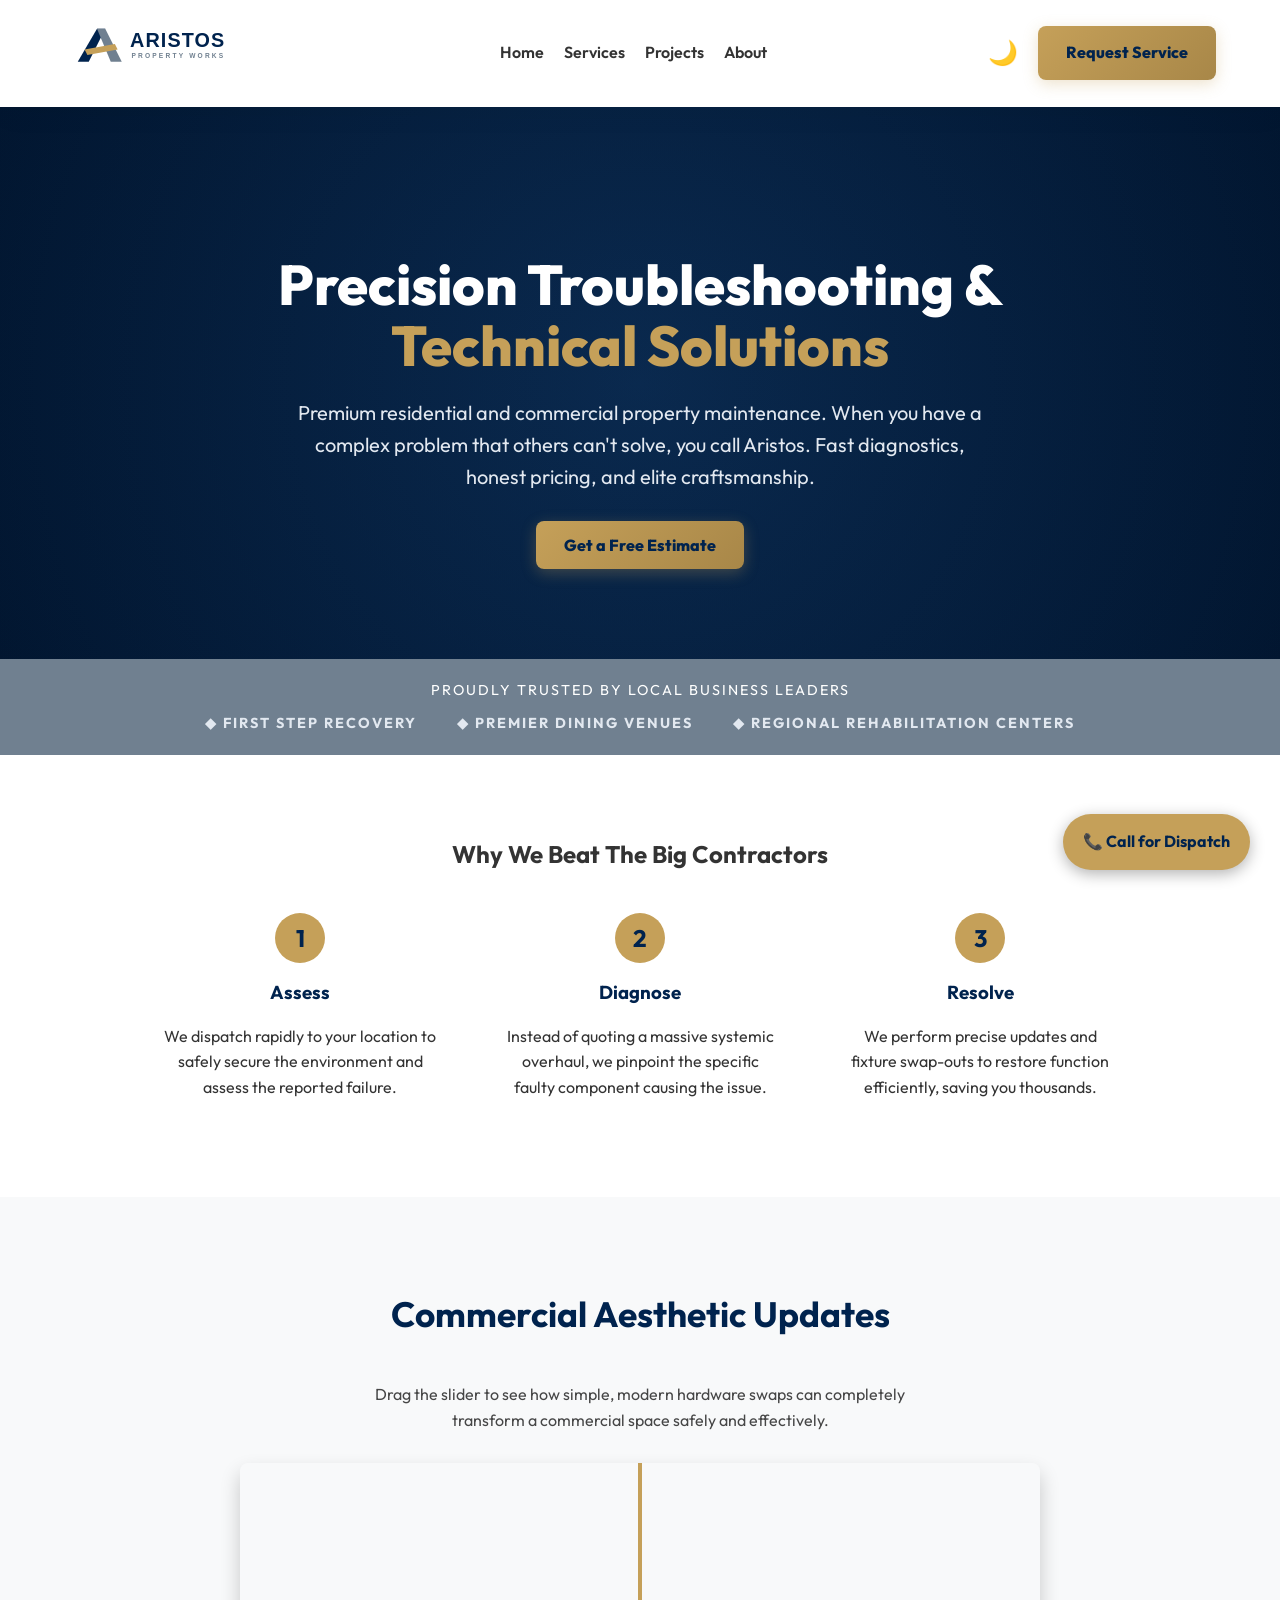
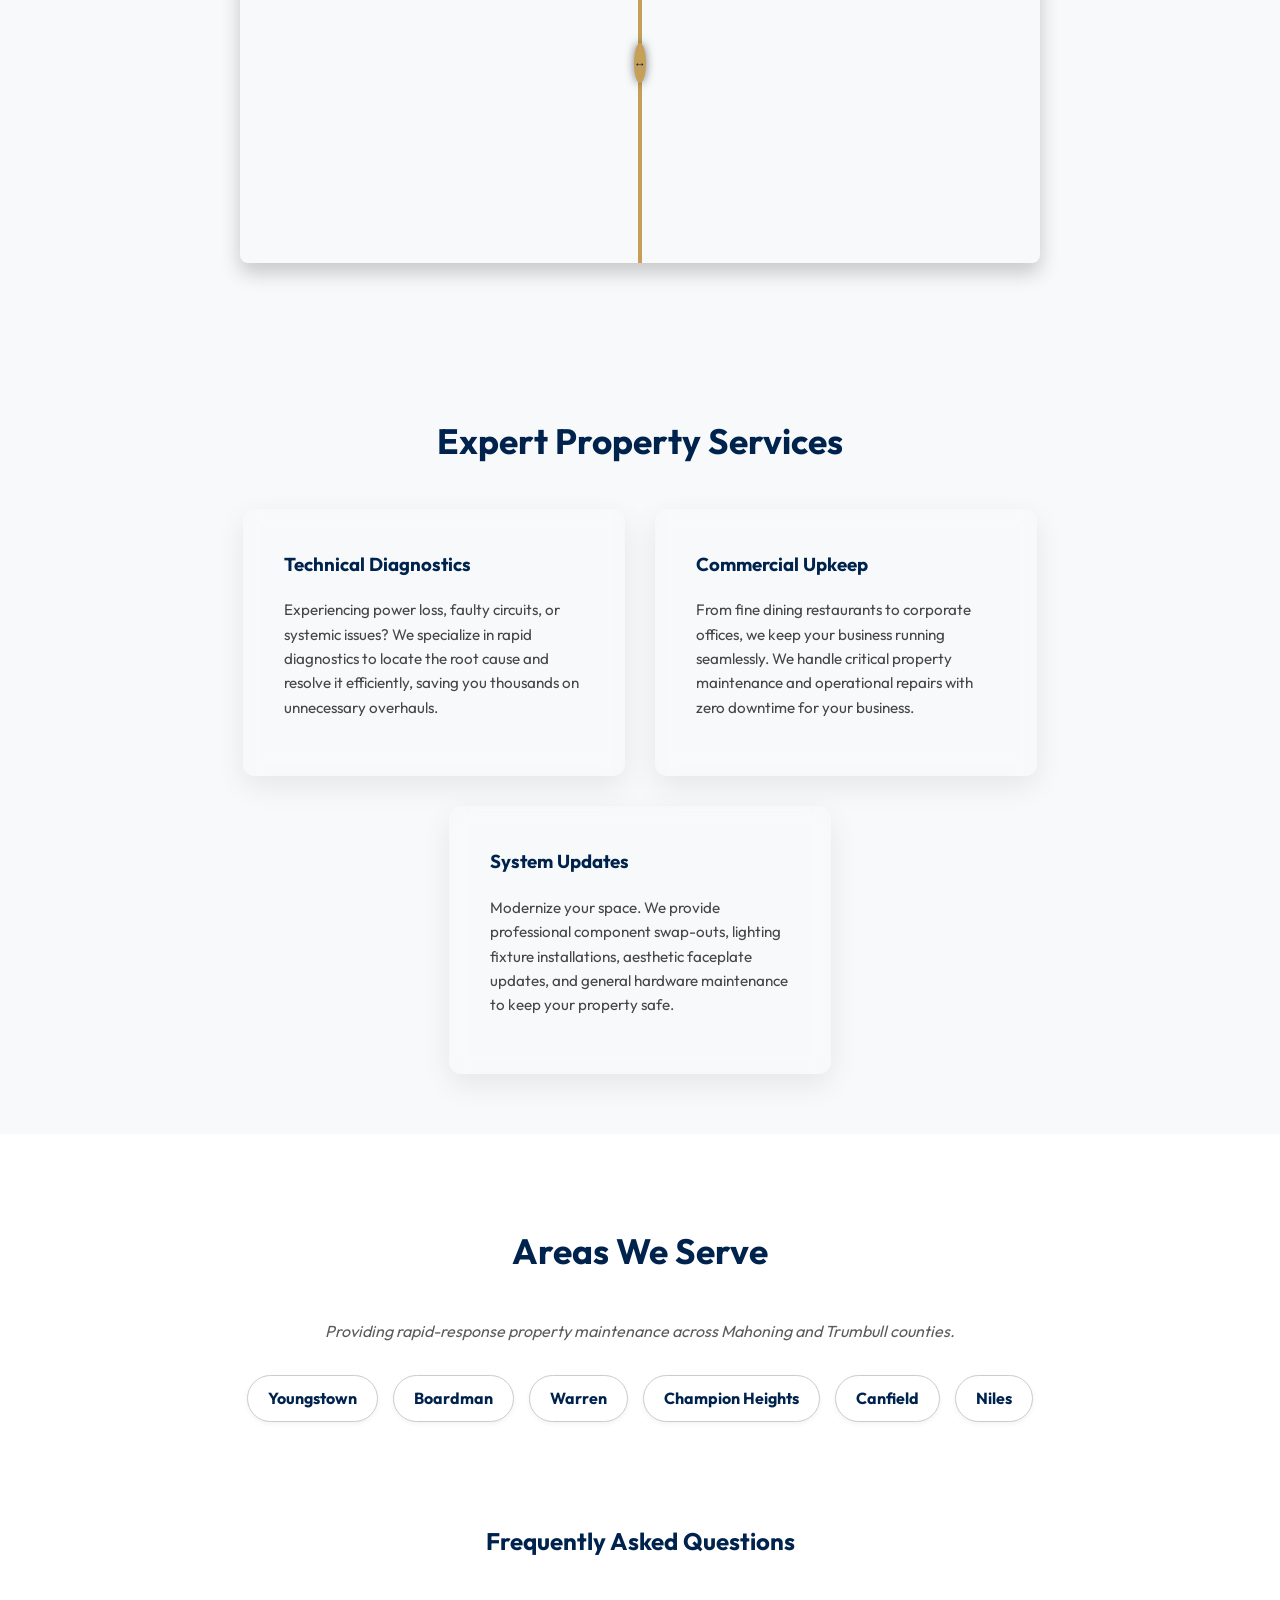
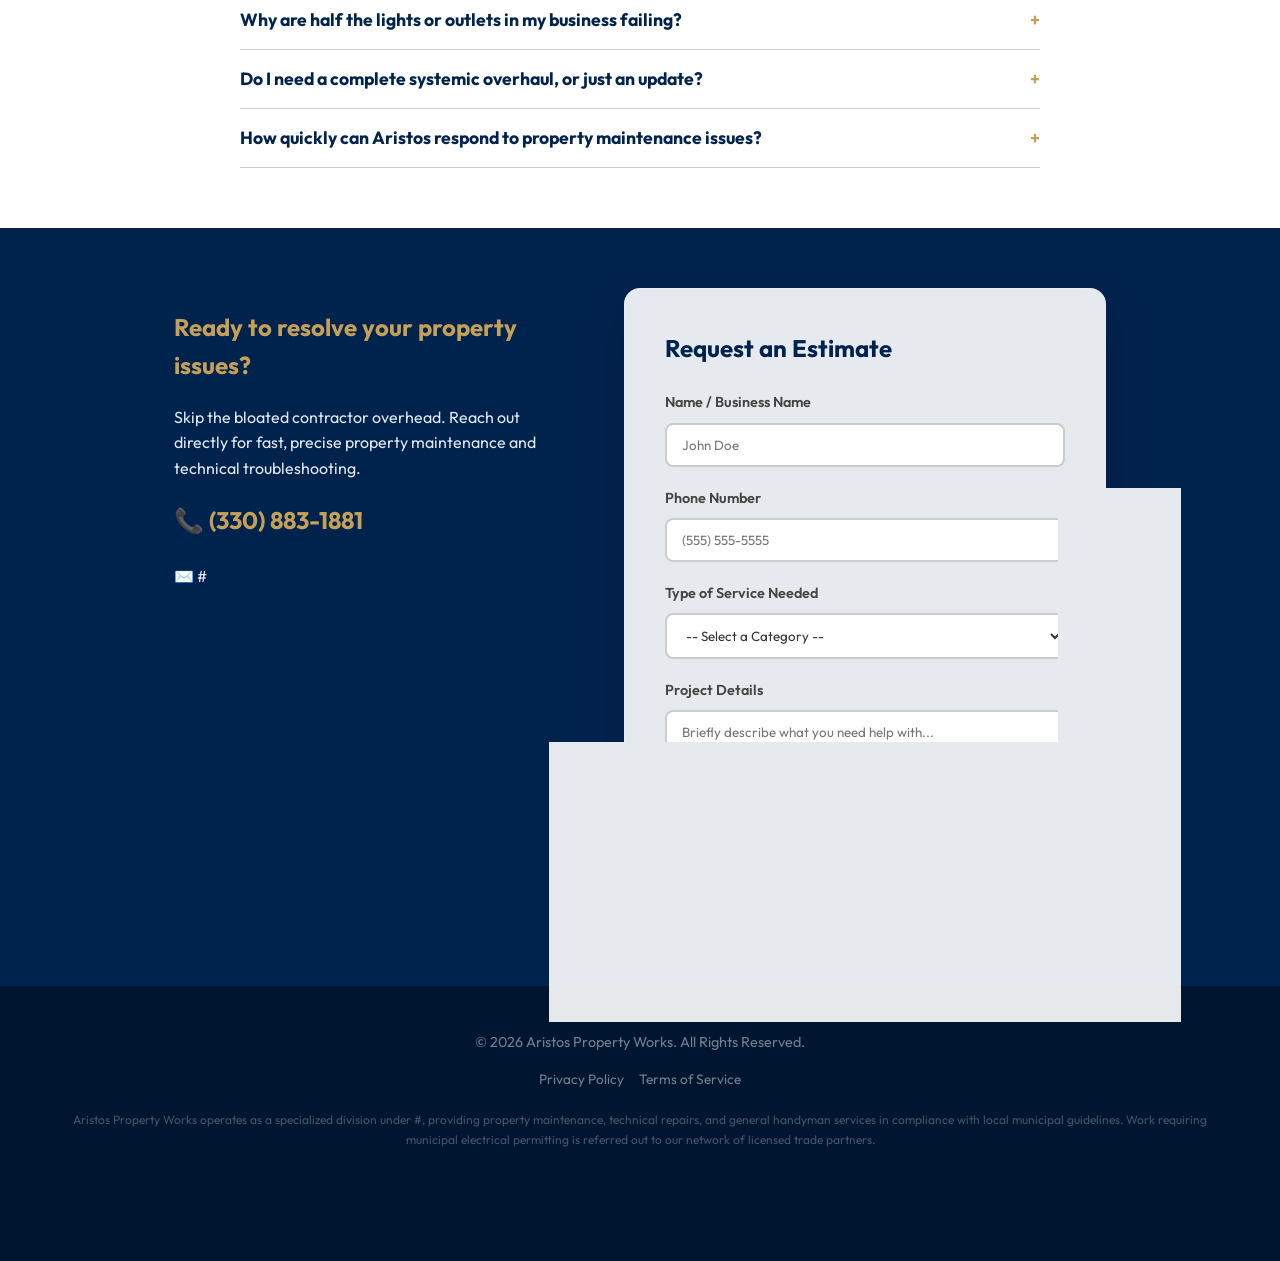
<file: index.html>
<!DOCTYPE html>
<html lang="en">
<head>
    <meta charset="UTF-8">
    <meta name="viewport" content="width=device-width, initial-scale=1.0">
    <meta name="description" content="Aristos Property Works provides high-end residential and commercial property maintenance, specializing in technical troubleshooting and system repairs.">
    <title>Aristos Property Works | Premium Technical Solutions & Maintenance</title>
    
    <!-- Premium Fonts -->
    <link rel="preconnect" href="https://fonts.googleapis.com">
    <link rel="preconnect" href="https://fonts.gstatic.com" crossorigin>
    <link href="https://fonts.googleapis.com/css2?family=Outfit:wght@300;400;600;800&display=swap" rel="stylesheet">
    
    <!-- INVISIBLE LOCAL SEO SCHEMA (JSON-LD) -->
    <script type="application/ld+json">
    {
      "@context": "https://schema.org",
      "@type": "HomeAndConstructionBusiness",
      "name": "Aristos Property Works",
      "image": "https://www.aristospropertyworks.com/logo.jpg",
      "telephone": "+13308831881",
      "email": "service@aristospropertyworks.com",
      "url": "https://www.aristospropertyworks.com",
      "priceRange": "$$",
      "description": "High-end residential and commercial property maintenance, specializing in precise technical troubleshooting, system diagnostics, and cosmetic fixture updates.",
      "areaServed": [
        {"@type": "City", "name": "Youngstown"},
        {"@type": "City", "name": "Warren"},
        {"@type": "City", "name": "Boardman"},
        {"@type": "City", "name": "Champion Heights"},
        {"@type": "City", "name": "Niles"},
        {"@type": "City", "name": "Canfield"}
      ]
    }
    </script>

    <link rel="stylesheet" href="style.css">
</head>
<body>

    <!-- PRELOADER -->
    <div id="preloader">
        <svg class="preloader-logo" xmlns="http://www.w3.org/2000/svg" viewBox="0 0 100 100">
            <polygon points="50,10 90,90 10,90" fill="none" stroke="#C5A059" stroke-width="4"/>
            <polygon points="50,30 75,80 25,80" fill="#C5A059" />
        </svg>
    </div>

    <!-- FLOATING CALL BUTTON -->
    <a href="tel:3308831881‬" class="fab-call">
        📞 Call for Dispatch
    </a>

    <!-- HEADER -->
    <header>
        <div class="logo-container">
            <!-- Adaptive SVG Logo: fill="var(--text-headers)" makes ARISTOS change from Navy to White dynamically -->
            <svg xmlns="http://www.w3.org/2000/svg" viewBox="0 0 800 250" width="100%" height="100%">
                <polygon points="120,50 150,50 90,170 50,170" fill="#00234E" />
                <polygon points="120,50 150,50 210,170 170,170" fill="#708090" />
                <polygon points="75,125 185,105 195,125 85,145" fill="#C5A059" />
                <text x="240" y="115" font-family="Arial, sans-serif" font-size="72" font-weight="900" fill="var(--text-headers)" letter-spacing="4">ARISTOS</text>
                <text x="245" y="155" font-family="Arial, sans-serif" font-size="24" font-weight="600" fill="#708090" letter-spacing="8">PROPERTY WORKS</text>
            </svg>
        </div>
        <ul class="nav-links">
                <li><a href="index.html">Home</a></li>
                <li><a href="services.html">Services</a></li>
                <li><a href="projects.html">Projects</a></li>
                <li><a href="about.html">About</a></li>
            </ul>
            <div class="header-actions">
            <button id="theme-toggle" class="theme-toggle" aria-label="Toggle Dark Mode">🌙</button>
            <a href="#contact" class="btn">Request Service</a>
        </div>
    </header>

    <!-- HERO SECTION -->
    <section class="hero">
        <h1>Precision Troubleshooting & <br><span>Technical Solutions</span></h1>
        <p>Premium residential and commercial property maintenance. When you have a complex problem that others can't solve, you call Aristos. Fast diagnostics, honest pricing, and elite craftsmanship.</p>
        <a href="#contact" class="btn">Get a Free Estimate</a>
    </section>

    <!-- TRUSTED BY BANNER -->
    <div class="trusted-banner">
        <span>Proudly Trusted By Local Business Leaders</span>
        <div class="trusted-clients">
            <span>◆ FIRST STEP RECOVERY</span>
            <span>◆ PREMIER DINING VENUES</span>
            <span>◆ REGIONAL REHABILITATION CENTERS</span>
        </div>
    </div>

    <!-- THE PROCESS TIMELINE -->
    <section class="process-section">
        <h2>Why We Beat The Big Contractors</h2>
        <div class="timeline">
            <div class="step">
                <div class="step-num">1</div>
                <h3>Assess</h3>
                <p>We dispatch rapidly to your location to safely secure the environment and assess the reported failure.</p>
            </div>
            <div class="step">
                <div class="step-num">2</div>
                <h3>Diagnose</h3>
                <p>Instead of quoting a massive systemic overhaul, we pinpoint the specific faulty component causing the issue.</p>
            </div>
            <div class="step">
                <div class="step-num">3</div>
                <h3>Resolve</h3>
                <p>We perform precise updates and fixture swap-outs to restore function efficiently, saving you thousands.</p>
            </div>
        </div>
    </section>

    <!-- VISUAL PROOF SLIDER -->
    <section class="portfolio">
        <h2>Commercial Aesthetic Updates</h2>
        <p style="max-width: 600px; margin: 0 auto 30px auto; opacity: 0.9;">Drag the slider to see how simple, modern hardware swaps can completely transform a commercial space safely and effectively.</p>
        
        <div class="slider-container">
            <div class="img-before"></div>
            <div class="img-after" id="img-after"></div>
            <input type="range" min="0" max="100" value="50" class="slider-input" id="slider-input">
            <div class="slider-line" id="slider-line">
                <div class="slider-button">↔</div>
            </div>
        </div>
    </section>

    <!-- SERVICES -->
    <section class="services">
        <h2>Expert Property Services</h2>
        <div class="service-grid">
            <div class="service-card">
                <h3>Technical Diagnostics</h3>
                <p>Experiencing power loss, faulty circuits, or systemic issues? We specialize in rapid diagnostics to locate the root cause and resolve it efficiently, saving you thousands on unnecessary overhauls.</p>
            </div>
            <div class="service-card">
                <h3>Commercial Upkeep</h3>
                <p>From fine dining restaurants to corporate offices, we keep your business running seamlessly. We handle critical property maintenance and operational repairs with zero downtime for your business.</p>
            </div>
            <div class="service-card">
                <h3>System Updates</h3>
                <p>Modernize your space. We provide professional component swap-outs, lighting fixture installations, aesthetic faceplate updates, and general hardware maintenance to keep your property safe.</p>
            </div>
        </div>
    </section>

    <!-- SERVICE AREAS GRID (LOCAL SEO) -->
    <section class="service-areas">
        <div class="area-wrapper">
            <h2>Areas We Serve</h2>
            <p>Providing rapid-response property maintenance across Mahoning and Trumbull counties.</p>
            <div class="area-grid">
                <div class="area-pill">Youngstown</div>
                <div class="area-pill">Boardman</div>
                <div class="area-pill">Warren</div>
                <div class="area-pill">Champion Heights</div>
                <div class="area-pill">Canfield</div>
                <div class="area-pill">Niles</div>
            </div>
        </div>
    </section>

    <!-- SEO FAQ SECTION -->
    <section class="faq-section">
        <h2>Frequently Asked Questions</h2>
        
        <div class="faq-item">
            <div class="faq-question">Why are half the lights or outlets in my business failing? <span style="color:var(--gold)">+</span></div>
            <div class="faq-answer"><p>This is often a localized systemic issue. Instead of paying for a complete wire overhaul, our diagnostic team can usually isolate the exact failure point and restore function rapidly, minimizing your downtime and costs.</p></div>
        </div>

        <div class="faq-item">
            <div class="faq-question">Do I need a complete systemic overhaul, or just an update? <span style="color:var(--gold)">+</span></div>
            <div class="faq-answer"><p>Many larger contracting agencies will default to bidding massive overhauls. We specialize in isolating the specific components that have failed. We frequently solve problems for a fraction of what major agencies quote.</p></div>
        </div>

        <div class="faq-item">
            <div class="faq-question">How quickly can Aristos respond to property maintenance issues? <span style="color:var(--gold)">+</span></div>
            <div class="faq-answer"><p>We understand that in commercial environments, downtime equals lost revenue. We prioritize urgent troubleshooting calls to get your lights back on and your business fully operational as safely and quickly as possible.</p></div>
        </div>
    </section>

    <!-- CONTACT / SMART FORM -->
    <section id="contact" class="contact-section">
        <div class="contact-info">
            <h2>Ready to resolve your property issues?</h2>
            <p>Skip the bloated contractor overhead. Reach out directly for fast, precise property maintenance and technical troubleshooting.</p>
            <p style="font-size: 1.5rem; font-weight: bold; margin-top: 20px; color: var(--gold);">📞 (330) 883-1881‬</p>
            <p>✉️ #</p>
            
            <div class="testimonial-carousel reveal delay-2">
                <div class="testimonial-slide active">
                    <div class="stars">
                        <svg viewBox="0 0 24 24"><path d="M12 2l3.09 6.26L22 9.27l-5 4.87 1.18 6.88L12 17.77l-6.18 3.25L7 14.14 2 9.27l6.91-1.01L12 2z"/></svg>
                        <svg viewBox="0 0 24 24"><path d="M12 2l3.09 6.26L22 9.27l-5 4.87 1.18 6.88L12 17.77l-6.18 3.25L7 14.14 2 9.27l6.91-1.01L12 2z"/></svg>
                        <svg viewBox="0 0 24 24"><path d="M12 2l3.09 6.26L22 9.27l-5 4.87 1.18 6.88L12 17.77l-6.18 3.25L7 14.14 2 9.27l6.91-1.01L12 2z"/></svg>
                        <svg viewBox="0 0 24 24"><path d="M12 2l3.09 6.26L22 9.27l-5 4.87 1.18 6.88L12 17.77l-6.18 3.25L7 14.14 2 9.27l6.91-1.01L12 2z"/></svg>
                        <svg viewBox="0 0 24 24"><path d="M12 2l3.09 6.26L22 9.27l-5 4.87 1.18 6.88L12 17.77l-6.18 3.25L7 14.14 2 9.27l6.91-1.01L12 2z"/></svg>
                    </div>
                    "Aristos came out when a massive contractor quoted us over $5,000 for repairs. They pinpointed the issue, resolved the power loss in minutes, and charged us less than $400." <br><br>
                    <strong style="color: var(--gold);">— Local Commercial Client</strong>
                </div>
                <div class="testimonial-slide">
                    <div class="stars">
                        <svg viewBox="0 0 24 24"><path d="M12 2l3.09 6.26L22 9.27l-5 4.87 1.18 6.88L12 17.77l-6.18 3.25L7 14.14 2 9.27l6.91-1.01L12 2z"/></svg>
                        <svg viewBox="0 0 24 24"><path d="M12 2l3.09 6.26L22 9.27l-5 4.87 1.18 6.88L12 17.77l-6.18 3.25L7 14.14 2 9.27l6.91-1.01L12 2z"/></svg>
                        <svg viewBox="0 0 24 24"><path d="M12 2l3.09 6.26L22 9.27l-5 4.87 1.18 6.88L12 17.77l-6.18 3.25L7 14.14 2 9.27l6.91-1.01L12 2z"/></svg>
                        <svg viewBox="0 0 24 24"><path d="M12 2l3.09 6.26L22 9.27l-5 4.87 1.18 6.88L12 17.77l-6.18 3.25L7 14.14 2 9.27l6.91-1.01L12 2z"/></svg>
                        <svg viewBox="0 0 24 24"><path d="M12 2l3.09 6.26L22 9.27l-5 4.87 1.18 6.88L12 17.77l-6.18 3.25L7 14.14 2 9.27l6.91-1.01L12 2z"/></svg>
                    </div>
                    "Incredible response time. Our restaurant's lighting went down on a Friday night, and they had it patched safely within an hour. Elite service." <br><br>
                    <strong style="color: var(--gold);">— Premier Dining Venue Manager</strong>
                </div>
                <div class="testimonial-slide">
                    <div class="stars">
                        <svg viewBox="0 0 24 24"><path d="M12 2l3.09 6.26L22 9.27l-5 4.87 1.18 6.88L12 17.77l-6.18 3.25L7 14.14 2 9.27l6.91-1.01L12 2z"/></svg>
                        <svg viewBox="0 0 24 24"><path d="M12 2l3.09 6.26L22 9.27l-5 4.87 1.18 6.88L12 17.77l-6.18 3.25L7 14.14 2 9.27l6.91-1.01L12 2z"/></svg>
                        <svg viewBox="0 0 24 24"><path d="M12 2l3.09 6.26L22 9.27l-5 4.87 1.18 6.88L12 17.77l-6.18 3.25L7 14.14 2 9.27l6.91-1.01L12 2z"/></svg>
                        <svg viewBox="0 0 24 24"><path d="M12 2l3.09 6.26L22 9.27l-5 4.87 1.18 6.88L12 17.77l-6.18 3.25L7 14.14 2 9.27l6.91-1.01L12 2z"/></svg>
                        <svg viewBox="0 0 24 24"><path d="M12 2l3.09 6.26L22 9.27l-5 4.87 1.18 6.88L12 17.77l-6.18 3.25L7 14.14 2 9.27l6.91-1.01L12 2z"/></svg>
                    </div>
                    "Aristos completely modernized our corporate office fixtures. The hardware swaps completely changed the aesthetic of the space." <br><br>
                    <strong style="color: var(--gold);">— Regional Director</strong>
                </div>
            </div>
        </div>

        <!-- THE SMART FORM -->
        <div class="smart-form">
            <h3>Request an Estimate</h3>
            <form action="#" method="POST">
                <div class="form-group">
                    <label for="name">Name / Business Name</label>
                    <input type="text" id="name" required placeholder="John Doe">
                </div>
                <div class="form-group">
                    <label for="phone">Phone Number</label>
                    <input type="tel" id="phone" required placeholder="(555) 555-5555">
                </div>
                <div class="form-group">
                    <label for="service-type">Type of Service Needed</label>
                    <select id="service-type" required>
                        <option value="">-- Select a Category --</option>
                        <option value="diagnostics">System Diagnostics / Troubleshooting</option>
                        <option value="fixtures">Fixture Install / Component Swap-out</option>
                        <option value="commercial">Commercial Property Upkeep</option>
                        <option value="general">General Handyman / Repairs</option>
                    </select>
                </div>
                <div class="form-group">
                    <label for="details">Project Details</label>
                    <textarea id="details" rows="4" placeholder="Briefly describe what you need help with..."></textarea>
                </div>
                <button type="submit" class="btn">Submit Request</button>
            </form>
        </div>
    </section>

    <!-- FOOTER -->
    <footer>
        <p>&copy; 2026 Aristos Property Works. All Rights Reserved.</p>
        <div class="footer-links">
            <a href="privacy.html">Privacy Policy</a>
            <a href="terms.html">Terms of Service</a>
        </div>
        <div class="legal-disclaimer">
            <p>Aristos Property Works operates as a specialized division under #, providing property maintenance, technical repairs, and general handyman services in compliance with local municipal guidelines. Work requiring municipal electrical permitting is referred out to our network of licensed trade partners.</p>
        </div>
    </footer>

    <!-- INTERACTIVE SCRIPTS -->
    <script>
        // 1. DARK MODE TOGGLE LOGIC
        const toggleBtn = document.getElementById('theme-toggle');
        const body = document.documentElement; // Targets the <html> tag

        // Check local storage or system preference on load
        const savedTheme = localStorage.getItem('theme');
        const systemPrefersDark = window.matchMedia('(prefers-color-scheme: dark)').matches;
        const currentTheme = savedTheme ? savedTheme : (systemPrefersDark ? 'dark' : 'light');

        // Apply initial theme
        body.setAttribute('data-theme', currentTheme);
        toggleBtn.innerText = currentTheme === 'dark' ? '☀️' : '🌙';

        // Listen for clicks on the toggle button
        toggleBtn.addEventListener('click', () => {
            const newTheme = body.getAttribute('data-theme') === 'dark' ? 'light' : 'dark';
            body.setAttribute('data-theme', newTheme);
            localStorage.setItem('theme', newTheme);
            toggleBtn.innerText = newTheme === 'dark' ? '☀️' : '🌙';
        });

        // 2. INTERACTIVE FAQ LOGIC
        document.querySelectorAll('.faq-question').forEach(item => {
            item.addEventListener('click', event => {
                const answer = item.nextElementSibling;
                const sign = item.querySelector('span');
                
                if (answer.style.maxHeight) {
                    answer.style.maxHeight = null;
                    sign.innerText = '+';
                } else {
                    // Close other open answers
                    document.querySelectorAll('.faq-answer').forEach(ans => ans.style.maxHeight = null);
                    document.querySelectorAll('.faq-question span').forEach(s => s.innerText = '+');
                    
                    answer.style.maxHeight = answer.scrollHeight + "px";
                    sign.innerText = '-';
                }
            });
        });

        // 3. BEFORE/AFTER SLIDER LOGIC
        const sliderInput = document.getElementById('slider-input');
        const imgAfter = document.getElementById('img-after');
        const sliderLine = document.getElementById('slider-line');

        if (sliderInput && imgAfter && sliderLine) {
            sliderInput.addEventListener('input', (e) => {
                const sliderValue = e.target.value;
                imgAfter.style.clipPath = `polygon(0 0, ${sliderValue}% 0, ${sliderValue}% 100%, 0 100%)`;
                sliderLine.style.left = `${sliderValue}%`;
            });
        }

        // 4. INTERSECTION OBSERVER FOR SCROLL ANIMATIONS
        const revealElements = document.querySelectorAll(
            '.hero h1, .hero p, .hero .btn, .trusted-banner, .services h2, .service-card, .process-section h2, .step, .portfolio h2, .slider-container, .area-wrapper, .faq-item, .contact-info, .smart-form'
        );

        // Add stagger delays based on element types
        document.querySelectorAll('.service-card').forEach((el, index) => { el.classList.add(`delay-${index + 1}`); });
        document.querySelectorAll('.step').forEach((el, index) => { el.classList.add(`delay-${index + 1}`); });
        document.querySelectorAll('.faq-item').forEach((el, index) => { el.classList.add(`delay-${(index % 3) + 1}`); });

        revealElements.forEach((el) => {
            el.classList.add('reveal');
        });

        const revealOptions = {
            threshold: 0.15,
            rootMargin: "0px 0px -50px 0px"
        };

        const revealOnScroll = new IntersectionObserver(function(entries, observer) {
            entries.forEach(entry => {
                if (!entry.isIntersecting) {
                    return;
                } else {
                    entry.target.classList.add('active');
                    observer.unobserve(entry.target);
                }
            });
        }, revealOptions);

        revealElements.forEach(el => {
            revealOnScroll.observe(el);
        });

        // 5. PRELOADER LOGIC
        window.addEventListener('load', () => {
            const preloader = document.getElementById('preloader');
            if (preloader) {
                setTimeout(() => {
                    preloader.style.opacity = '0';
                    preloader.style.transform = 'translateY(-100%)';
                    setTimeout(() => preloader.remove(), 800);
                }, 500); // 0.5s initial wait
            }
        });
        
        // Preloader Failsafe if load takes too long
        setTimeout(() => {
            const preloader = document.getElementById('preloader');
            if (preloader) {
                preloader.style.opacity = '0';
                setTimeout(() => preloader.remove(), 800);
            }
        }, 3000);

        // 7. TESTIMONIAL CAROUSEL
        const slides = document.querySelectorAll('.testimonial-slide');
        if (slides.length > 0) {
            let currentSlide = 0;
            setInterval(() => {
                slides[currentSlide].classList.remove('active');
                currentSlide = (currentSlide + 1) % slides.length;
                slides[currentSlide].classList.add('active');
            }, 5000);
        }
    </script>
</body>
</html>
</file>
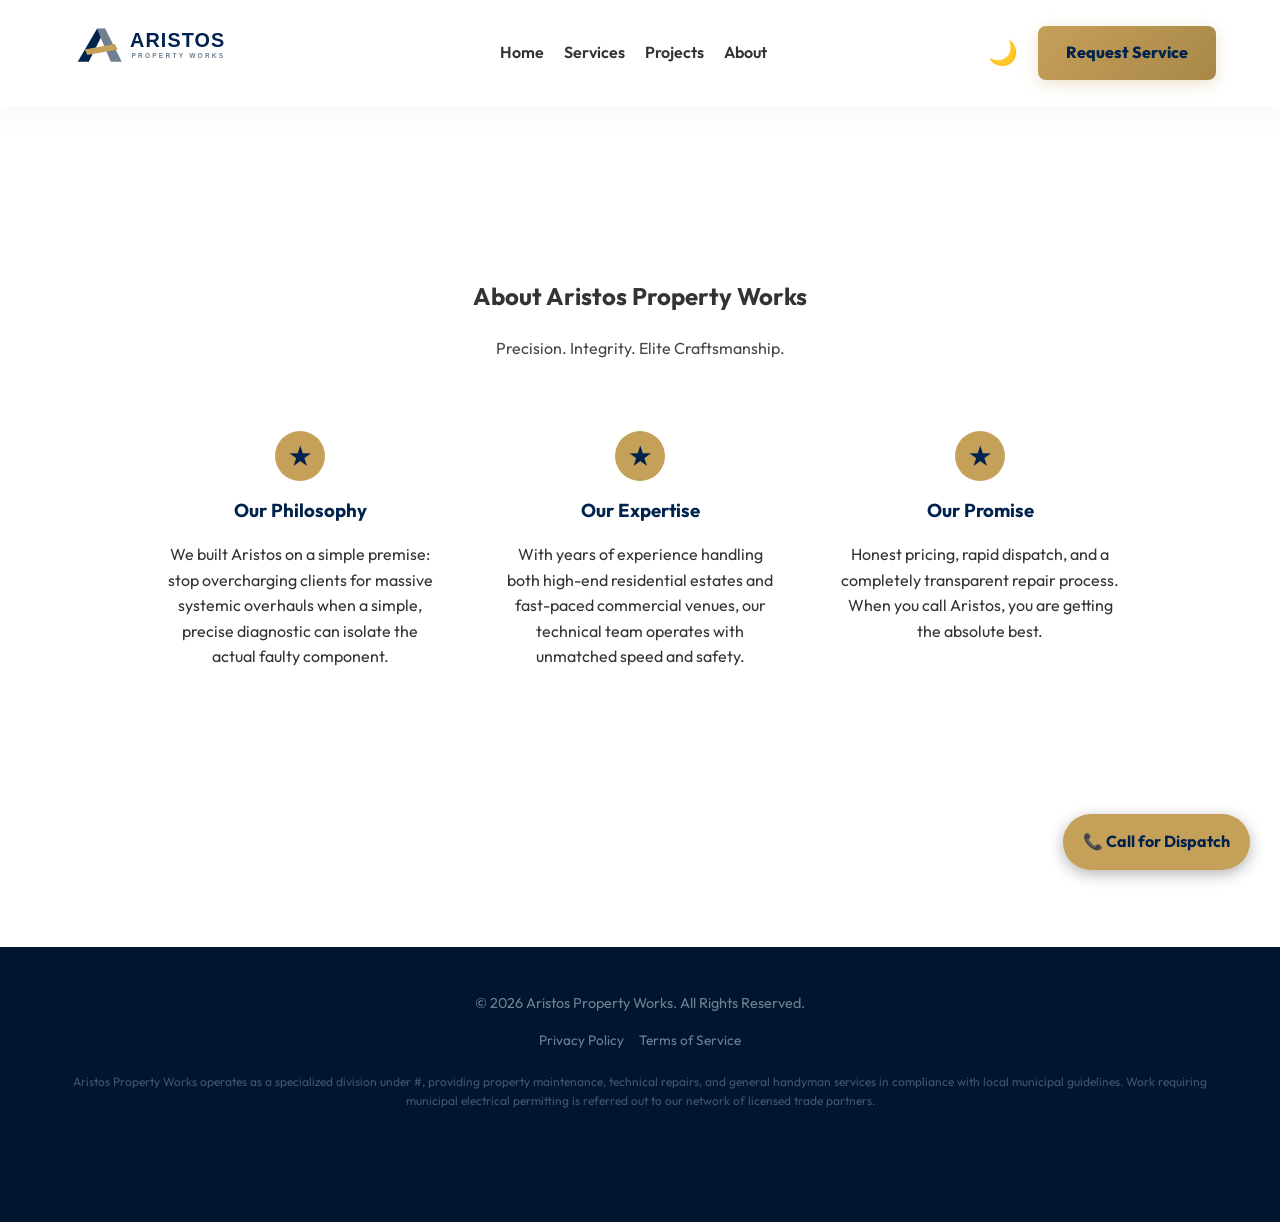
<file: about.html>
<!DOCTYPE html>
<html lang="en">
<head>
    <meta charset="UTF-8">
    <meta name="viewport" content="width=device-width, initial-scale=1.0">
    <meta name="description" content="Aristos Property Works provides high-end residential and commercial property maintenance, specializing in technical troubleshooting and system repairs.">
    <title>About | Aristos Property Works</title>
    
    <!-- Premium Fonts -->
    <link rel="preconnect" href="https://fonts.googleapis.com">
    <link rel="preconnect" href="https://fonts.gstatic.com" crossorigin>
    <link href="https://fonts.googleapis.com/css2?family=Outfit:wght@300;400;600;800&display=swap" rel="stylesheet">
    
    <!-- INVISIBLE LOCAL SEO SCHEMA (JSON-LD) -->
    <script type="application/ld+json">
    {
      "@context": "https://schema.org",
      "@type": "HomeAndConstructionBusiness",
      "name": "Aristos Property Works",
      "image": "https://www.aristospropertyworks.com/logo.jpg",
      "telephone": "+13308831881",
      "email": "service@aristospropertyworks.com",
      "url": "https://www.aristospropertyworks.com",
      "priceRange": "$$",
      "description": "High-end residential and commercial property maintenance, specializing in precise technical troubleshooting, system diagnostics, and cosmetic fixture updates.",
      "areaServed": [
        {"@type": "City", "name": "Youngstown"},
        {"@type": "City", "name": "Warren"},
        {"@type": "City", "name": "Boardman"},
        {"@type": "City", "name": "Champion Heights"},
        {"@type": "City", "name": "Niles"},
        {"@type": "City", "name": "Canfield"}
      ]
    }
    </script>

    <link rel="stylesheet" href="style.css">
</head>
<body>

    <!-- PRELOADER -->
    <!-- PRELOADER REMOVED -->
        <!-- xmlns="http://www.w3.org/2000/svg" viewBox="0 0 100 100">
            <polygon points="50,10 90,90 10,90" fill="none" stroke="#C5A059" stroke-width="4"/>
            <polygon points="50,30 75,80 25,80" fill="#C5A059" />
        -->
    </div>

    <!-- FLOATING CALL BUTTON -->
    <a href="tel:3308831881‬" class="fab-call">
        📞 Call for Dispatch
    </a>

    <!-- HEADER -->
    <header>
        <div class="logo-container">
            <!-- Adaptive SVG Logo: fill="var(--text-headers)" makes ARISTOS change from Navy to White dynamically -->
            <svg xmlns="http://www.w3.org/2000/svg" viewBox="0 0 800 250" width="100%" height="100%">
                <polygon points="120,50 150,50 90,170 50,170" fill="#00234E" />
                <polygon points="120,50 150,50 210,170 170,170" fill="#708090" />
                <polygon points="75,125 185,105 195,125 85,145" fill="#C5A059" />
                <text x="240" y="115" font-family="Arial, sans-serif" font-size="72" font-weight="900" fill="var(--text-headers)" letter-spacing="4">ARISTOS</text>
                <text x="245" y="155" font-family="Arial, sans-serif" font-size="24" font-weight="600" fill="#708090" letter-spacing="8">PROPERTY WORKS</text>
            -->
        </div>
        <ul class="nav-links">
                <li><a href="index.html">Home</a></li>
                <li><a href="services.html">Services</a></li>
                <li><a href="projects.html">Projects</a></li>
                <li><a href="about.html">About</a></li>
            </ul>
            <div class="header-actions">
            <button id="theme-toggle" class="theme-toggle" aria-label="Toggle Dark Mode">🌙</button>
            <a href="#contact" class="btn">Request Service</a>
        </div>
    </header>
    <section class="process-section" style="padding-top: 150px; min-height: 70vh;">
        <h2>About Aristos Property Works</h2>
        <p style="max-width: 800px; margin: 0 auto 50px auto; opacity: 0.9; text-align: center;">Precision. Integrity. Elite Craftsmanship.</p>
        <div class="timeline" style="margin-top: 40px;">
            <div class="step reveal delay-1">
                <div class="step-num">★</div>
                <h3>Our Philosophy</h3>
                <p>We built Aristos on a simple premise: stop overcharging clients for massive systemic overhauls when a simple, precise diagnostic can isolate the actual faulty component.</p>
            </div>
            <div class="step reveal delay-2">
                <div class="step-num">★</div>
                <h3>Our Expertise</h3>
                <p>With years of experience handling both high-end residential estates and fast-paced commercial venues, our technical team operates with unmatched speed and safety.</p>
            </div>
            <div class="step reveal delay-3">
                <div class="step-num">★</div>
                <h3>Our Promise</h3>
                <p>Honest pricing, rapid dispatch, and a completely transparent repair process. When you call Aristos, you are getting the absolute best.</p>
            </div>
        </div>
    </section>
    <footer>
        <p>&copy; 2026 Aristos Property Works. All Rights Reserved.</p>
        <div class="footer-links">
            <a href="privacy.html">Privacy Policy</a>
            <a href="terms.html">Terms of Service</a>
        </div>
        <div class="legal-disclaimer">
            <p>Aristos Property Works operates as a specialized division under #, providing property maintenance, technical repairs, and general handyman services in compliance with local municipal guidelines. Work requiring municipal electrical permitting is referred out to our network of licensed trade partners.</p>
        </div>
    </footer>

    <!-- INTERACTIVE SCRIPTS -->
    <script>
        // 1. DARK MODE TOGGLE LOGIC
        const toggleBtn = document.getElementById('theme-toggle');
        const body = document.documentElement; // Targets the <html> tag

        // Check local storage or system preference on load
        const savedTheme = localStorage.getItem('theme');
        const systemPrefersDark = window.matchMedia('(prefers-color-scheme: dark)').matches;
        const currentTheme = savedTheme ? savedTheme : (systemPrefersDark ? 'dark' : 'light');

        // Apply initial theme
        body.setAttribute('data-theme', currentTheme);
        toggleBtn.innerText = currentTheme === 'dark' ? '☀️' : '🌙';

        // Listen for clicks on the toggle button
        toggleBtn.addEventListener('click', () => {
            const newTheme = body.getAttribute('data-theme') === 'dark' ? 'light' : 'dark';
            body.setAttribute('data-theme', newTheme);
            localStorage.setItem('theme', newTheme);
            toggleBtn.innerText = newTheme === 'dark' ? '☀️' : '🌙';
        });

        // 2. INTERACTIVE FAQ LOGIC
        document.querySelectorAll('.faq-question').forEach(item => {
            item.addEventListener('click', event => {
                const answer = item.nextElementSibling;
                const sign = item.querySelector('span');
                
                if (answer.style.maxHeight) {
                    answer.style.maxHeight = null;
                    sign.innerText = '+';
                } else {
                    // Close other open answers
                    document.querySelectorAll('.faq-answer').forEach(ans => ans.style.maxHeight = null);
                    document.querySelectorAll('.faq-question span').forEach(s => s.innerText = '+');
                    
                    answer.style.maxHeight = answer.scrollHeight + "px";
                    sign.innerText = '-';
                }
            });
        });

        // 3. BEFORE/AFTER SLIDER LOGIC
        const sliderInput = document.getElementById('slider-input');
        const imgAfter = document.getElementById('img-after');
        const sliderLine = document.getElementById('slider-line');

        if (sliderInput && imgAfter && sliderLine) {
            sliderInput.addEventListener('input', (e) => {
                const sliderValue = e.target.value;
                imgAfter.style.clipPath = `polygon(0 0, ${sliderValue}% 0, ${sliderValue}% 100%, 0 100%)`;
                sliderLine.style.left = `${sliderValue}%`;
            });
        }

        // 4. INTERSECTION OBSERVER FOR SCROLL ANIMATIONS
        const revealElements = document.querySelectorAll(
            '.hero h1, .hero p, .hero .btn, .trusted-banner, .services h2, .service-card, .process-section h2, .step, .portfolio h2, .slider-container, .area-wrapper, .faq-item, .contact-info, .smart-form'
        );

        // Add stagger delays based on element types
        document.querySelectorAll('.service-card').forEach((el, index) => { el.classList.add(`delay-${index + 1}`); });
        document.querySelectorAll('.step').forEach((el, index) => { el.classList.add(`delay-${index + 1}`); });
        document.querySelectorAll('.faq-item').forEach((el, index) => { el.classList.add(`delay-${(index % 3) + 1}`); });

        revealElements.forEach((el) => {
            el.classList.add('reveal');
        });

        const revealOptions = {
            threshold: 0.15,
            rootMargin: "0px 0px -50px 0px"
        };

        const revealOnScroll = new IntersectionObserver(function(entries, observer) {
            entries.forEach(entry => {
                if (!entry.isIntersecting) {
                    return;
                } else {
                    entry.target.classList.add('active');
                    observer.unobserve(entry.target);
                }
            });
        }, revealOptions);

        revealElements.forEach(el => {
            revealOnScroll.observe(el);
        });

        // 5. PRELOADER LOGIC
        window.addEventListener('load', () => {
            const preloader = document.getElementById('preloader');
            if (preloader) {
                setTimeout(() => {
                    preloader.style.opacity = '0';
                    preloader.style.transform = 'translateY(-100%)';
                    setTimeout(() => preloader.remove(), 800);
                }, 500); // 0.5s initial wait
            }
        });
        
        // Preloader Failsafe if load takes too long
        setTimeout(() => {
            const preloader = document.getElementById('preloader');
            if (preloader) {
                preloader.style.opacity = '0';
                setTimeout(() => preloader.remove(), 800);
            }
        }, 3000);

        // 7. TESTIMONIAL CAROUSEL
        const slides = document.querySelectorAll('.testimonial-slide');
        if (slides.length > 0) {
            let currentSlide = 0;
            setInterval(() => {
                slides[currentSlide].classList.remove('active');
                currentSlide = (currentSlide + 1) % slides.length;
                slides[currentSlide].classList.add('active');
            }, 5000);
        }
    </script>
</body>
</html>
</file>
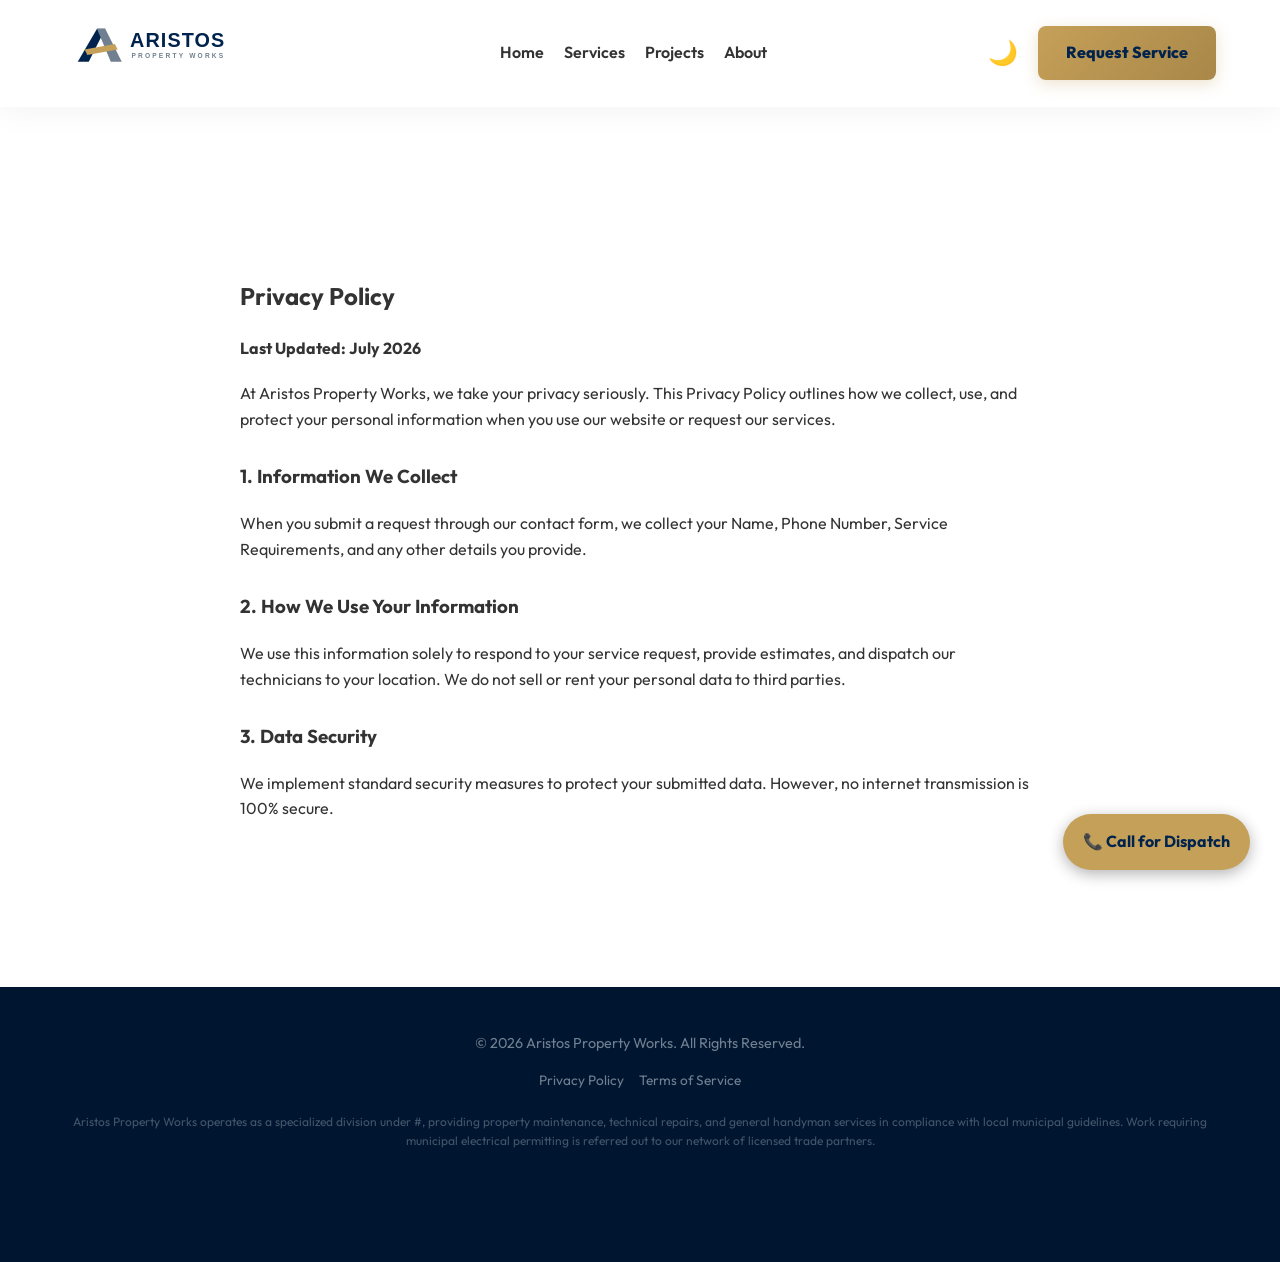
<file: privacy.html>
<!DOCTYPE html>
<html lang="en">
<head>
    <meta charset="UTF-8">
    <meta name="viewport" content="width=device-width, initial-scale=1.0">
    <meta name="description" content="Aristos Property Works provides high-end residential and commercial property maintenance, specializing in technical troubleshooting and system repairs.">
    <title>Privacy | Aristos Property Works</title>
    
    <!-- Premium Fonts -->
    <link rel="preconnect" href="https://fonts.googleapis.com">
    <link rel="preconnect" href="https://fonts.gstatic.com" crossorigin>
    <link href="https://fonts.googleapis.com/css2?family=Outfit:wght@300;400;600;800&display=swap" rel="stylesheet">
    
    <!-- INVISIBLE LOCAL SEO SCHEMA (JSON-LD) -->
    <script type="application/ld+json">
    {
      "@context": "https://schema.org",
      "@type": "HomeAndConstructionBusiness",
      "name": "Aristos Property Works",
      "image": "https://www.aristospropertyworks.com/logo.jpg",
      "telephone": "+13308831881",
      "email": "service@aristospropertyworks.com",
      "url": "https://www.aristospropertyworks.com",
      "priceRange": "$$",
      "description": "High-end residential and commercial property maintenance, specializing in precise technical troubleshooting, system diagnostics, and cosmetic fixture updates.",
      "areaServed": [
        {"@type": "City", "name": "Youngstown"},
        {"@type": "City", "name": "Warren"},
        {"@type": "City", "name": "Boardman"},
        {"@type": "City", "name": "Champion Heights"},
        {"@type": "City", "name": "Niles"},
        {"@type": "City", "name": "Canfield"}
      ]
    }
    </script>

    <link rel="stylesheet" href="style.css">
</head>
<body>

    <!-- PRELOADER -->
    <!-- PRELOADER REMOVED -->
        <!-- xmlns="http://www.w3.org/2000/svg" viewBox="0 0 100 100">
            <polygon points="50,10 90,90 10,90" fill="none" stroke="#C5A059" stroke-width="4"/>
            <polygon points="50,30 75,80 25,80" fill="#C5A059" />
        -->
    </div>

    <!-- FLOATING CALL BUTTON -->
    <a href="tel:3308831881‬" class="fab-call">
        📞 Call for Dispatch
    </a>

    <!-- HEADER -->
    <header>
        <div class="logo-container">
            <!-- Adaptive SVG Logo: fill="var(--text-headers)" makes ARISTOS change from Navy to White dynamically -->
            <svg xmlns="http://www.w3.org/2000/svg" viewBox="0 0 800 250" width="100%" height="100%">
                <polygon points="120,50 150,50 90,170 50,170" fill="#00234E" />
                <polygon points="120,50 150,50 210,170 170,170" fill="#708090" />
                <polygon points="75,125 185,105 195,125 85,145" fill="#C5A059" />
                <text x="240" y="115" font-family="Arial, sans-serif" font-size="72" font-weight="900" fill="var(--text-headers)" letter-spacing="4">ARISTOS</text>
                <text x="245" y="155" font-family="Arial, sans-serif" font-size="24" font-weight="600" fill="#708090" letter-spacing="8">PROPERTY WORKS</text>
            -->
        </div>
        <ul class="nav-links">
                <li><a href="index.html">Home</a></li>
                <li><a href="services.html">Services</a></li>
                <li><a href="projects.html">Projects</a></li>
                <li><a href="about.html">About</a></li>
            </ul>
            <div class="header-actions">
            <button id="theme-toggle" class="theme-toggle" aria-label="Toggle Dark Mode">🌙</button>
            <a href="#contact" class="btn">Request Service</a>
        </div>
    </header>
    <section style="padding: 150px 20px 100px 20px; max-width: 800px; margin: 0 auto; min-height: 70vh;">
        <h2>Privacy Policy</h2>
        <p style="margin-top: 20px;"><strong>Last Updated: July 2026</strong></p>
        <p style="margin-top: 20px;">At Aristos Property Works, we take your privacy seriously. This Privacy Policy outlines how we collect, use, and protect your personal information when you use our website or request our services.</p>
        
        <h3 style="margin-top: 30px;">1. Information We Collect</h3>
        <p>When you submit a request through our contact form, we collect your Name, Phone Number, Service Requirements, and any other details you provide.</p>
        
        <h3 style="margin-top: 30px;">2. How We Use Your Information</h3>
        <p>We use this information solely to respond to your service request, provide estimates, and dispatch our technicians to your location. We do not sell or rent your personal data to third parties.</p>
        
        <h3 style="margin-top: 30px;">3. Data Security</h3>
        <p>We implement standard security measures to protect your submitted data. However, no internet transmission is 100% secure.</p>
    </section>
    <footer>
        <p>&copy; 2026 Aristos Property Works. All Rights Reserved.</p>
        <div class="footer-links">
            <a href="privacy.html">Privacy Policy</a>
            <a href="terms.html">Terms of Service</a>
        </div>
        <div class="legal-disclaimer">
            <p>Aristos Property Works operates as a specialized division under #, providing property maintenance, technical repairs, and general handyman services in compliance with local municipal guidelines. Work requiring municipal electrical permitting is referred out to our network of licensed trade partners.</p>
        </div>
    </footer>

    <!-- INTERACTIVE SCRIPTS -->
    <script>
        // 1. DARK MODE TOGGLE LOGIC
        const toggleBtn = document.getElementById('theme-toggle');
        const body = document.documentElement; // Targets the <html> tag

        // Check local storage or system preference on load
        const savedTheme = localStorage.getItem('theme');
        const systemPrefersDark = window.matchMedia('(prefers-color-scheme: dark)').matches;
        const currentTheme = savedTheme ? savedTheme : (systemPrefersDark ? 'dark' : 'light');

        // Apply initial theme
        body.setAttribute('data-theme', currentTheme);
        toggleBtn.innerText = currentTheme === 'dark' ? '☀️' : '🌙';

        // Listen for clicks on the toggle button
        toggleBtn.addEventListener('click', () => {
            const newTheme = body.getAttribute('data-theme') === 'dark' ? 'light' : 'dark';
            body.setAttribute('data-theme', newTheme);
            localStorage.setItem('theme', newTheme);
            toggleBtn.innerText = newTheme === 'dark' ? '☀️' : '🌙';
        });

        // 2. INTERACTIVE FAQ LOGIC
        document.querySelectorAll('.faq-question').forEach(item => {
            item.addEventListener('click', event => {
                const answer = item.nextElementSibling;
                const sign = item.querySelector('span');
                
                if (answer.style.maxHeight) {
                    answer.style.maxHeight = null;
                    sign.innerText = '+';
                } else {
                    // Close other open answers
                    document.querySelectorAll('.faq-answer').forEach(ans => ans.style.maxHeight = null);
                    document.querySelectorAll('.faq-question span').forEach(s => s.innerText = '+');
                    
                    answer.style.maxHeight = answer.scrollHeight + "px";
                    sign.innerText = '-';
                }
            });
        });

        // 3. BEFORE/AFTER SLIDER LOGIC
        const sliderInput = document.getElementById('slider-input');
        const imgAfter = document.getElementById('img-after');
        const sliderLine = document.getElementById('slider-line');

        if (sliderInput && imgAfter && sliderLine) {
            sliderInput.addEventListener('input', (e) => {
                const sliderValue = e.target.value;
                imgAfter.style.clipPath = `polygon(0 0, ${sliderValue}% 0, ${sliderValue}% 100%, 0 100%)`;
                sliderLine.style.left = `${sliderValue}%`;
            });
        }

        // 4. INTERSECTION OBSERVER FOR SCROLL ANIMATIONS
        const revealElements = document.querySelectorAll(
            '.hero h1, .hero p, .hero .btn, .trusted-banner, .services h2, .service-card, .process-section h2, .step, .portfolio h2, .slider-container, .area-wrapper, .faq-item, .contact-info, .smart-form'
        );

        // Add stagger delays based on element types
        document.querySelectorAll('.service-card').forEach((el, index) => { el.classList.add(`delay-${index + 1}`); });
        document.querySelectorAll('.step').forEach((el, index) => { el.classList.add(`delay-${index + 1}`); });
        document.querySelectorAll('.faq-item').forEach((el, index) => { el.classList.add(`delay-${(index % 3) + 1}`); });

        revealElements.forEach((el) => {
            el.classList.add('reveal');
        });

        const revealOptions = {
            threshold: 0.15,
            rootMargin: "0px 0px -50px 0px"
        };

        const revealOnScroll = new IntersectionObserver(function(entries, observer) {
            entries.forEach(entry => {
                if (!entry.isIntersecting) {
                    return;
                } else {
                    entry.target.classList.add('active');
                    observer.unobserve(entry.target);
                }
            });
        }, revealOptions);

        revealElements.forEach(el => {
            revealOnScroll.observe(el);
        });

        // 5. PRELOADER LOGIC
        window.addEventListener('load', () => {
            const preloader = document.getElementById('preloader');
            if (preloader) {
                setTimeout(() => {
                    preloader.style.opacity = '0';
                    preloader.style.transform = 'translateY(-100%)';
                    setTimeout(() => preloader.remove(), 800);
                }, 500); // 0.5s initial wait
            }
        });
        
        // Preloader Failsafe if load takes too long
        setTimeout(() => {
            const preloader = document.getElementById('preloader');
            if (preloader) {
                preloader.style.opacity = '0';
                setTimeout(() => preloader.remove(), 800);
            }
        }, 3000);

        // 7. TESTIMONIAL CAROUSEL
        const slides = document.querySelectorAll('.testimonial-slide');
        if (slides.length > 0) {
            let currentSlide = 0;
            setInterval(() => {
                slides[currentSlide].classList.remove('active');
                currentSlide = (currentSlide + 1) % slides.length;
                slides[currentSlide].classList.add('active');
            }, 5000);
        }
    </script>
</body>
</html>
</file>
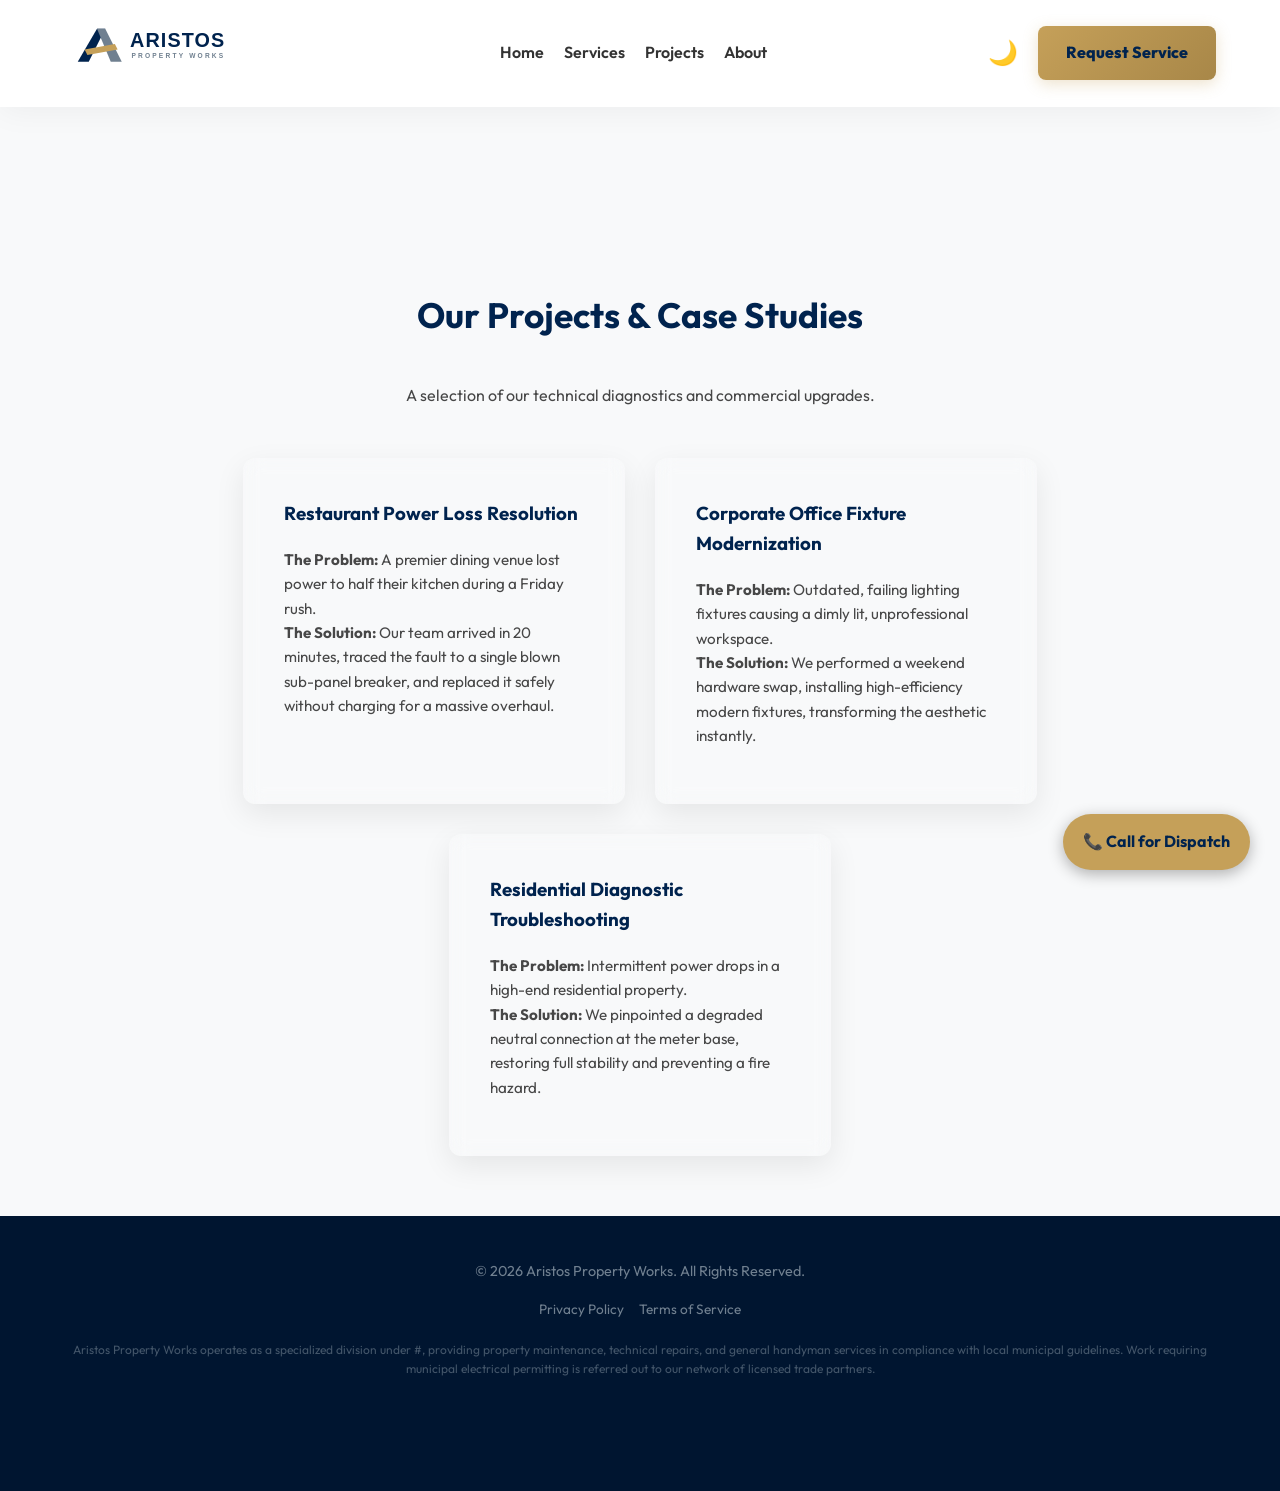
<file: projects.html>
<!DOCTYPE html>
<html lang="en">
<head>
    <meta charset="UTF-8">
    <meta name="viewport" content="width=device-width, initial-scale=1.0">
    <meta name="description" content="Aristos Property Works provides high-end residential and commercial property maintenance, specializing in technical troubleshooting and system repairs.">
    <title>Projects | Aristos Property Works</title>
    
    <!-- Premium Fonts -->
    <link rel="preconnect" href="https://fonts.googleapis.com">
    <link rel="preconnect" href="https://fonts.gstatic.com" crossorigin>
    <link href="https://fonts.googleapis.com/css2?family=Outfit:wght@300;400;600;800&display=swap" rel="stylesheet">
    
    <!-- INVISIBLE LOCAL SEO SCHEMA (JSON-LD) -->
    <script type="application/ld+json">
    {
      "@context": "https://schema.org",
      "@type": "HomeAndConstructionBusiness",
      "name": "Aristos Property Works",
      "image": "https://www.aristospropertyworks.com/logo.jpg",
      "telephone": "+13308831881",
      "email": "service@aristospropertyworks.com",
      "url": "https://www.aristospropertyworks.com",
      "priceRange": "$$",
      "description": "High-end residential and commercial property maintenance, specializing in precise technical troubleshooting, system diagnostics, and cosmetic fixture updates.",
      "areaServed": [
        {"@type": "City", "name": "Youngstown"},
        {"@type": "City", "name": "Warren"},
        {"@type": "City", "name": "Boardman"},
        {"@type": "City", "name": "Champion Heights"},
        {"@type": "City", "name": "Niles"},
        {"@type": "City", "name": "Canfield"}
      ]
    }
    </script>

    <link rel="stylesheet" href="style.css">
</head>
<body>

    <!-- PRELOADER -->
    <!-- PRELOADER REMOVED -->
        <!-- xmlns="http://www.w3.org/2000/svg" viewBox="0 0 100 100">
            <polygon points="50,10 90,90 10,90" fill="none" stroke="#C5A059" stroke-width="4"/>
            <polygon points="50,30 75,80 25,80" fill="#C5A059" />
        -->
    </div>

    <!-- FLOATING CALL BUTTON -->
    <a href="tel:3308831881‬" class="fab-call">
        📞 Call for Dispatch
    </a>

    <!-- HEADER -->
    <header>
        <div class="logo-container">
            <!-- Adaptive SVG Logo: fill="var(--text-headers)" makes ARISTOS change from Navy to White dynamically -->
            <svg xmlns="http://www.w3.org/2000/svg" viewBox="0 0 800 250" width="100%" height="100%">
                <polygon points="120,50 150,50 90,170 50,170" fill="#00234E" />
                <polygon points="120,50 150,50 210,170 170,170" fill="#708090" />
                <polygon points="75,125 185,105 195,125 85,145" fill="#C5A059" />
                <text x="240" y="115" font-family="Arial, sans-serif" font-size="72" font-weight="900" fill="var(--text-headers)" letter-spacing="4">ARISTOS</text>
                <text x="245" y="155" font-family="Arial, sans-serif" font-size="24" font-weight="600" fill="#708090" letter-spacing="8">PROPERTY WORKS</text>
            -->
        </div>
        <ul class="nav-links">
                <li><a href="index.html">Home</a></li>
                <li><a href="services.html">Services</a></li>
                <li><a href="projects.html">Projects</a></li>
                <li><a href="about.html">About</a></li>
            </ul>
            <div class="header-actions">
            <button id="theme-toggle" class="theme-toggle" aria-label="Toggle Dark Mode">🌙</button>
            <a href="#contact" class="btn">Request Service</a>
        </div>
    </header>
    <section class="portfolio" style="padding-top: 150px; min-height: 70vh;">
        <h2>Our Projects & Case Studies</h2>
        <p style="max-width: 800px; margin: 0 auto 50px auto; opacity: 0.9;">A selection of our technical diagnostics and commercial upgrades.</p>
        <div class="service-grid">
            <div class="service-card reveal delay-1">
                <h3>Restaurant Power Loss Resolution</h3>
                <p><strong>The Problem:</strong> A premier dining venue lost power to half their kitchen during a Friday rush.<br><strong>The Solution:</strong> Our team arrived in 20 minutes, traced the fault to a single blown sub-panel breaker, and replaced it safely without charging for a massive overhaul.</p>
            </div>
            <div class="service-card reveal delay-2">
                <h3>Corporate Office Fixture Modernization</h3>
                <p><strong>The Problem:</strong> Outdated, failing lighting fixtures causing a dimly lit, unprofessional workspace.<br><strong>The Solution:</strong> We performed a weekend hardware swap, installing high-efficiency modern fixtures, transforming the aesthetic instantly.</p>
            </div>
            <div class="service-card reveal delay-3">
                <h3>Residential Diagnostic Troubleshooting</h3>
                <p><strong>The Problem:</strong> Intermittent power drops in a high-end residential property.<br><strong>The Solution:</strong> We pinpointed a degraded neutral connection at the meter base, restoring full stability and preventing a fire hazard.</p>
            </div>
        </div>
    </section>
    <footer>
        <p>&copy; 2026 Aristos Property Works. All Rights Reserved.</p>
        <div class="footer-links">
            <a href="privacy.html">Privacy Policy</a>
            <a href="terms.html">Terms of Service</a>
        </div>
        <div class="legal-disclaimer">
            <p>Aristos Property Works operates as a specialized division under #, providing property maintenance, technical repairs, and general handyman services in compliance with local municipal guidelines. Work requiring municipal electrical permitting is referred out to our network of licensed trade partners.</p>
        </div>
    </footer>

    <!-- INTERACTIVE SCRIPTS -->
    <script>
        // 1. DARK MODE TOGGLE LOGIC
        const toggleBtn = document.getElementById('theme-toggle');
        const body = document.documentElement; // Targets the <html> tag

        // Check local storage or system preference on load
        const savedTheme = localStorage.getItem('theme');
        const systemPrefersDark = window.matchMedia('(prefers-color-scheme: dark)').matches;
        const currentTheme = savedTheme ? savedTheme : (systemPrefersDark ? 'dark' : 'light');

        // Apply initial theme
        body.setAttribute('data-theme', currentTheme);
        toggleBtn.innerText = currentTheme === 'dark' ? '☀️' : '🌙';

        // Listen for clicks on the toggle button
        toggleBtn.addEventListener('click', () => {
            const newTheme = body.getAttribute('data-theme') === 'dark' ? 'light' : 'dark';
            body.setAttribute('data-theme', newTheme);
            localStorage.setItem('theme', newTheme);
            toggleBtn.innerText = newTheme === 'dark' ? '☀️' : '🌙';
        });

        // 2. INTERACTIVE FAQ LOGIC
        document.querySelectorAll('.faq-question').forEach(item => {
            item.addEventListener('click', event => {
                const answer = item.nextElementSibling;
                const sign = item.querySelector('span');
                
                if (answer.style.maxHeight) {
                    answer.style.maxHeight = null;
                    sign.innerText = '+';
                } else {
                    // Close other open answers
                    document.querySelectorAll('.faq-answer').forEach(ans => ans.style.maxHeight = null);
                    document.querySelectorAll('.faq-question span').forEach(s => s.innerText = '+');
                    
                    answer.style.maxHeight = answer.scrollHeight + "px";
                    sign.innerText = '-';
                }
            });
        });

        // 3. BEFORE/AFTER SLIDER LOGIC
        const sliderInput = document.getElementById('slider-input');
        const imgAfter = document.getElementById('img-after');
        const sliderLine = document.getElementById('slider-line');

        if (sliderInput && imgAfter && sliderLine) {
            sliderInput.addEventListener('input', (e) => {
                const sliderValue = e.target.value;
                imgAfter.style.clipPath = `polygon(0 0, ${sliderValue}% 0, ${sliderValue}% 100%, 0 100%)`;
                sliderLine.style.left = `${sliderValue}%`;
            });
        }

        // 4. INTERSECTION OBSERVER FOR SCROLL ANIMATIONS
        const revealElements = document.querySelectorAll(
            '.hero h1, .hero p, .hero .btn, .trusted-banner, .services h2, .service-card, .process-section h2, .step, .portfolio h2, .slider-container, .area-wrapper, .faq-item, .contact-info, .smart-form'
        );

        // Add stagger delays based on element types
        document.querySelectorAll('.service-card').forEach((el, index) => { el.classList.add(`delay-${index + 1}`); });
        document.querySelectorAll('.step').forEach((el, index) => { el.classList.add(`delay-${index + 1}`); });
        document.querySelectorAll('.faq-item').forEach((el, index) => { el.classList.add(`delay-${(index % 3) + 1}`); });

        revealElements.forEach((el) => {
            el.classList.add('reveal');
        });

        const revealOptions = {
            threshold: 0.15,
            rootMargin: "0px 0px -50px 0px"
        };

        const revealOnScroll = new IntersectionObserver(function(entries, observer) {
            entries.forEach(entry => {
                if (!entry.isIntersecting) {
                    return;
                } else {
                    entry.target.classList.add('active');
                    observer.unobserve(entry.target);
                }
            });
        }, revealOptions);

        revealElements.forEach(el => {
            revealOnScroll.observe(el);
        });

        // 5. PRELOADER LOGIC
        window.addEventListener('load', () => {
            const preloader = document.getElementById('preloader');
            if (preloader) {
                setTimeout(() => {
                    preloader.style.opacity = '0';
                    preloader.style.transform = 'translateY(-100%)';
                    setTimeout(() => preloader.remove(), 800);
                }, 500); // 0.5s initial wait
            }
        });
        
        // Preloader Failsafe if load takes too long
        setTimeout(() => {
            const preloader = document.getElementById('preloader');
            if (preloader) {
                preloader.style.opacity = '0';
                setTimeout(() => preloader.remove(), 800);
            }
        }, 3000);

        // 7. TESTIMONIAL CAROUSEL
        const slides = document.querySelectorAll('.testimonial-slide');
        if (slides.length > 0) {
            let currentSlide = 0;
            setInterval(() => {
                slides[currentSlide].classList.remove('active');
                currentSlide = (currentSlide + 1) % slides.length;
                slides[currentSlide].classList.add('active');
            }, 5000);
        }
    </script>
</body>
</html>
</file>
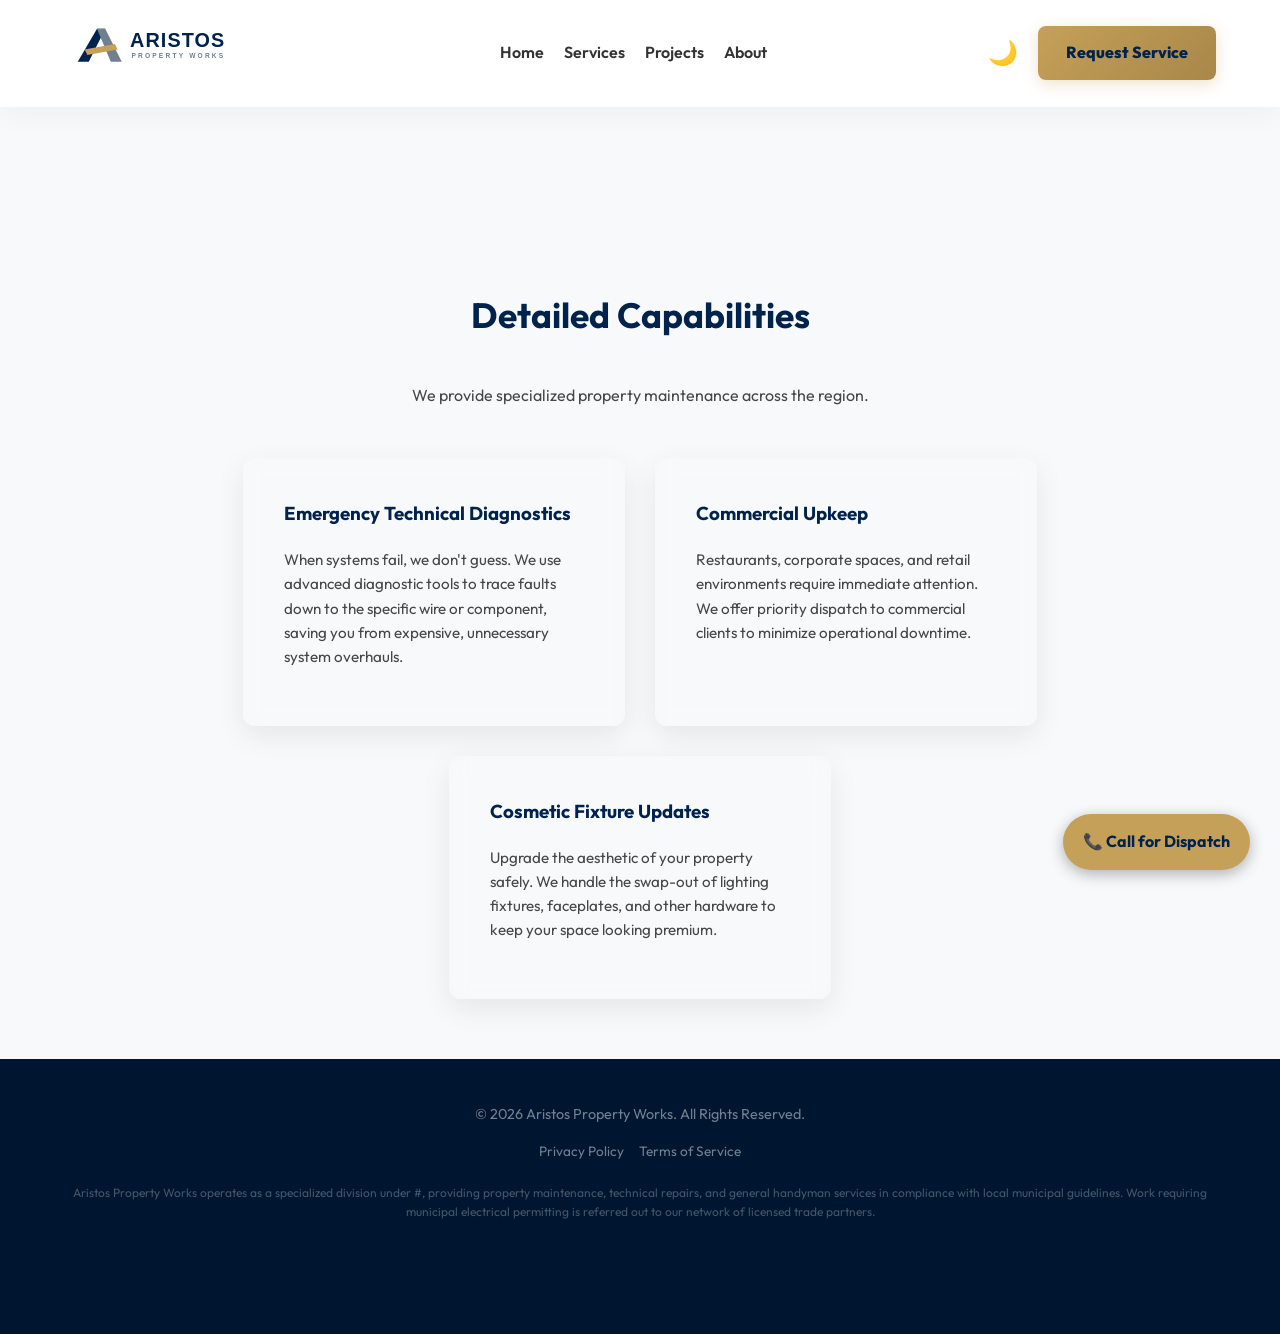
<file: services.html>
<!DOCTYPE html>
<html lang="en">
<head>
    <meta charset="UTF-8">
    <meta name="viewport" content="width=device-width, initial-scale=1.0">
    <meta name="description" content="Aristos Property Works provides high-end residential and commercial property maintenance, specializing in technical troubleshooting and system repairs.">
    <title>Services | Aristos Property Works</title>
    
    <!-- Premium Fonts -->
    <link rel="preconnect" href="https://fonts.googleapis.com">
    <link rel="preconnect" href="https://fonts.gstatic.com" crossorigin>
    <link href="https://fonts.googleapis.com/css2?family=Outfit:wght@300;400;600;800&display=swap" rel="stylesheet">
    
    <!-- INVISIBLE LOCAL SEO SCHEMA (JSON-LD) -->
    <script type="application/ld+json">
    {
      "@context": "https://schema.org",
      "@type": "HomeAndConstructionBusiness",
      "name": "Aristos Property Works",
      "image": "https://www.aristospropertyworks.com/logo.jpg",
      "telephone": "+13308831881",
      "email": "service@aristospropertyworks.com",
      "url": "https://www.aristospropertyworks.com",
      "priceRange": "$$",
      "description": "High-end residential and commercial property maintenance, specializing in precise technical troubleshooting, system diagnostics, and cosmetic fixture updates.",
      "areaServed": [
        {"@type": "City", "name": "Youngstown"},
        {"@type": "City", "name": "Warren"},
        {"@type": "City", "name": "Boardman"},
        {"@type": "City", "name": "Champion Heights"},
        {"@type": "City", "name": "Niles"},
        {"@type": "City", "name": "Canfield"}
      ]
    }
    </script>

    <link rel="stylesheet" href="style.css">
</head>
<body>

    <!-- PRELOADER -->
    <!-- PRELOADER REMOVED -->
        <!-- xmlns="http://www.w3.org/2000/svg" viewBox="0 0 100 100">
            <polygon points="50,10 90,90 10,90" fill="none" stroke="#C5A059" stroke-width="4"/>
            <polygon points="50,30 75,80 25,80" fill="#C5A059" />
        -->
    </div>

    <!-- FLOATING CALL BUTTON -->
    <a href="tel:3308831881‬" class="fab-call">
        📞 Call for Dispatch
    </a>

    <!-- HEADER -->
    <header>
        <div class="logo-container">
            <!-- Adaptive SVG Logo: fill="var(--text-headers)" makes ARISTOS change from Navy to White dynamically -->
            <svg xmlns="http://www.w3.org/2000/svg" viewBox="0 0 800 250" width="100%" height="100%">
                <polygon points="120,50 150,50 90,170 50,170" fill="#00234E" />
                <polygon points="120,50 150,50 210,170 170,170" fill="#708090" />
                <polygon points="75,125 185,105 195,125 85,145" fill="#C5A059" />
                <text x="240" y="115" font-family="Arial, sans-serif" font-size="72" font-weight="900" fill="var(--text-headers)" letter-spacing="4">ARISTOS</text>
                <text x="245" y="155" font-family="Arial, sans-serif" font-size="24" font-weight="600" fill="#708090" letter-spacing="8">PROPERTY WORKS</text>
            -->
        </div>
        <ul class="nav-links">
                <li><a href="index.html">Home</a></li>
                <li><a href="services.html">Services</a></li>
                <li><a href="projects.html">Projects</a></li>
                <li><a href="about.html">About</a></li>
            </ul>
            <div class="header-actions">
            <button id="theme-toggle" class="theme-toggle" aria-label="Toggle Dark Mode">🌙</button>
            <a href="#contact" class="btn">Request Service</a>
        </div>
    </header>
    <section class="services" style="padding-top: 150px; min-height: 70vh;">
        <h2>Detailed Capabilities</h2>
        <p style="max-width: 800px; margin: 0 auto 50px auto; opacity: 0.9;">We provide specialized property maintenance across the region.</p>
        <div class="service-grid">
            <div class="service-card reveal delay-1">
                <h3>Emergency Technical Diagnostics</h3>
                <p>When systems fail, we don't guess. We use advanced diagnostic tools to trace faults down to the specific wire or component, saving you from expensive, unnecessary system overhauls.</p>
            </div>
            <div class="service-card reveal delay-2">
                <h3>Commercial Upkeep</h3>
                <p>Restaurants, corporate spaces, and retail environments require immediate attention. We offer priority dispatch to commercial clients to minimize operational downtime.</p>
            </div>
            <div class="service-card reveal delay-3">
                <h3>Cosmetic Fixture Updates</h3>
                <p>Upgrade the aesthetic of your property safely. We handle the swap-out of lighting fixtures, faceplates, and other hardware to keep your space looking premium.</p>
            </div>
        </div>
    </section>
    <footer>
        <p>&copy; 2026 Aristos Property Works. All Rights Reserved.</p>
        <div class="footer-links">
            <a href="privacy.html">Privacy Policy</a>
            <a href="terms.html">Terms of Service</a>
        </div>
        <div class="legal-disclaimer">
            <p>Aristos Property Works operates as a specialized division under #, providing property maintenance, technical repairs, and general handyman services in compliance with local municipal guidelines. Work requiring municipal electrical permitting is referred out to our network of licensed trade partners.</p>
        </div>
    </footer>

    <!-- INTERACTIVE SCRIPTS -->
    <script>
        // 1. DARK MODE TOGGLE LOGIC
        const toggleBtn = document.getElementById('theme-toggle');
        const body = document.documentElement; // Targets the <html> tag

        // Check local storage or system preference on load
        const savedTheme = localStorage.getItem('theme');
        const systemPrefersDark = window.matchMedia('(prefers-color-scheme: dark)').matches;
        const currentTheme = savedTheme ? savedTheme : (systemPrefersDark ? 'dark' : 'light');

        // Apply initial theme
        body.setAttribute('data-theme', currentTheme);
        toggleBtn.innerText = currentTheme === 'dark' ? '☀️' : '🌙';

        // Listen for clicks on the toggle button
        toggleBtn.addEventListener('click', () => {
            const newTheme = body.getAttribute('data-theme') === 'dark' ? 'light' : 'dark';
            body.setAttribute('data-theme', newTheme);
            localStorage.setItem('theme', newTheme);
            toggleBtn.innerText = newTheme === 'dark' ? '☀️' : '🌙';
        });

        // 2. INTERACTIVE FAQ LOGIC
        document.querySelectorAll('.faq-question').forEach(item => {
            item.addEventListener('click', event => {
                const answer = item.nextElementSibling;
                const sign = item.querySelector('span');
                
                if (answer.style.maxHeight) {
                    answer.style.maxHeight = null;
                    sign.innerText = '+';
                } else {
                    // Close other open answers
                    document.querySelectorAll('.faq-answer').forEach(ans => ans.style.maxHeight = null);
                    document.querySelectorAll('.faq-question span').forEach(s => s.innerText = '+');
                    
                    answer.style.maxHeight = answer.scrollHeight + "px";
                    sign.innerText = '-';
                }
            });
        });

        // 3. BEFORE/AFTER SLIDER LOGIC
        const sliderInput = document.getElementById('slider-input');
        const imgAfter = document.getElementById('img-after');
        const sliderLine = document.getElementById('slider-line');

        if (sliderInput && imgAfter && sliderLine) {
            sliderInput.addEventListener('input', (e) => {
                const sliderValue = e.target.value;
                imgAfter.style.clipPath = `polygon(0 0, ${sliderValue}% 0, ${sliderValue}% 100%, 0 100%)`;
                sliderLine.style.left = `${sliderValue}%`;
            });
        }

        // 4. INTERSECTION OBSERVER FOR SCROLL ANIMATIONS
        const revealElements = document.querySelectorAll(
            '.hero h1, .hero p, .hero .btn, .trusted-banner, .services h2, .service-card, .process-section h2, .step, .portfolio h2, .slider-container, .area-wrapper, .faq-item, .contact-info, .smart-form'
        );

        // Add stagger delays based on element types
        document.querySelectorAll('.service-card').forEach((el, index) => { el.classList.add(`delay-${index + 1}`); });
        document.querySelectorAll('.step').forEach((el, index) => { el.classList.add(`delay-${index + 1}`); });
        document.querySelectorAll('.faq-item').forEach((el, index) => { el.classList.add(`delay-${(index % 3) + 1}`); });

        revealElements.forEach((el) => {
            el.classList.add('reveal');
        });

        const revealOptions = {
            threshold: 0.15,
            rootMargin: "0px 0px -50px 0px"
        };

        const revealOnScroll = new IntersectionObserver(function(entries, observer) {
            entries.forEach(entry => {
                if (!entry.isIntersecting) {
                    return;
                } else {
                    entry.target.classList.add('active');
                    observer.unobserve(entry.target);
                }
            });
        }, revealOptions);

        revealElements.forEach(el => {
            revealOnScroll.observe(el);
        });

        // 5. PRELOADER LOGIC
        window.addEventListener('load', () => {
            const preloader = document.getElementById('preloader');
            if (preloader) {
                setTimeout(() => {
                    preloader.style.opacity = '0';
                    preloader.style.transform = 'translateY(-100%)';
                    setTimeout(() => preloader.remove(), 800);
                }, 500); // 0.5s initial wait
            }
        });
        
        // Preloader Failsafe if load takes too long
        setTimeout(() => {
            const preloader = document.getElementById('preloader');
            if (preloader) {
                preloader.style.opacity = '0';
                setTimeout(() => preloader.remove(), 800);
            }
        }, 3000);

        // 7. TESTIMONIAL CAROUSEL
        const slides = document.querySelectorAll('.testimonial-slide');
        if (slides.length > 0) {
            let currentSlide = 0;
            setInterval(() => {
                slides[currentSlide].classList.remove('active');
                currentSlide = (currentSlide + 1) % slides.length;
                slides[currentSlide].classList.add('active');
            }, 5000);
        }
    </script>
</body>
</html>
</file>
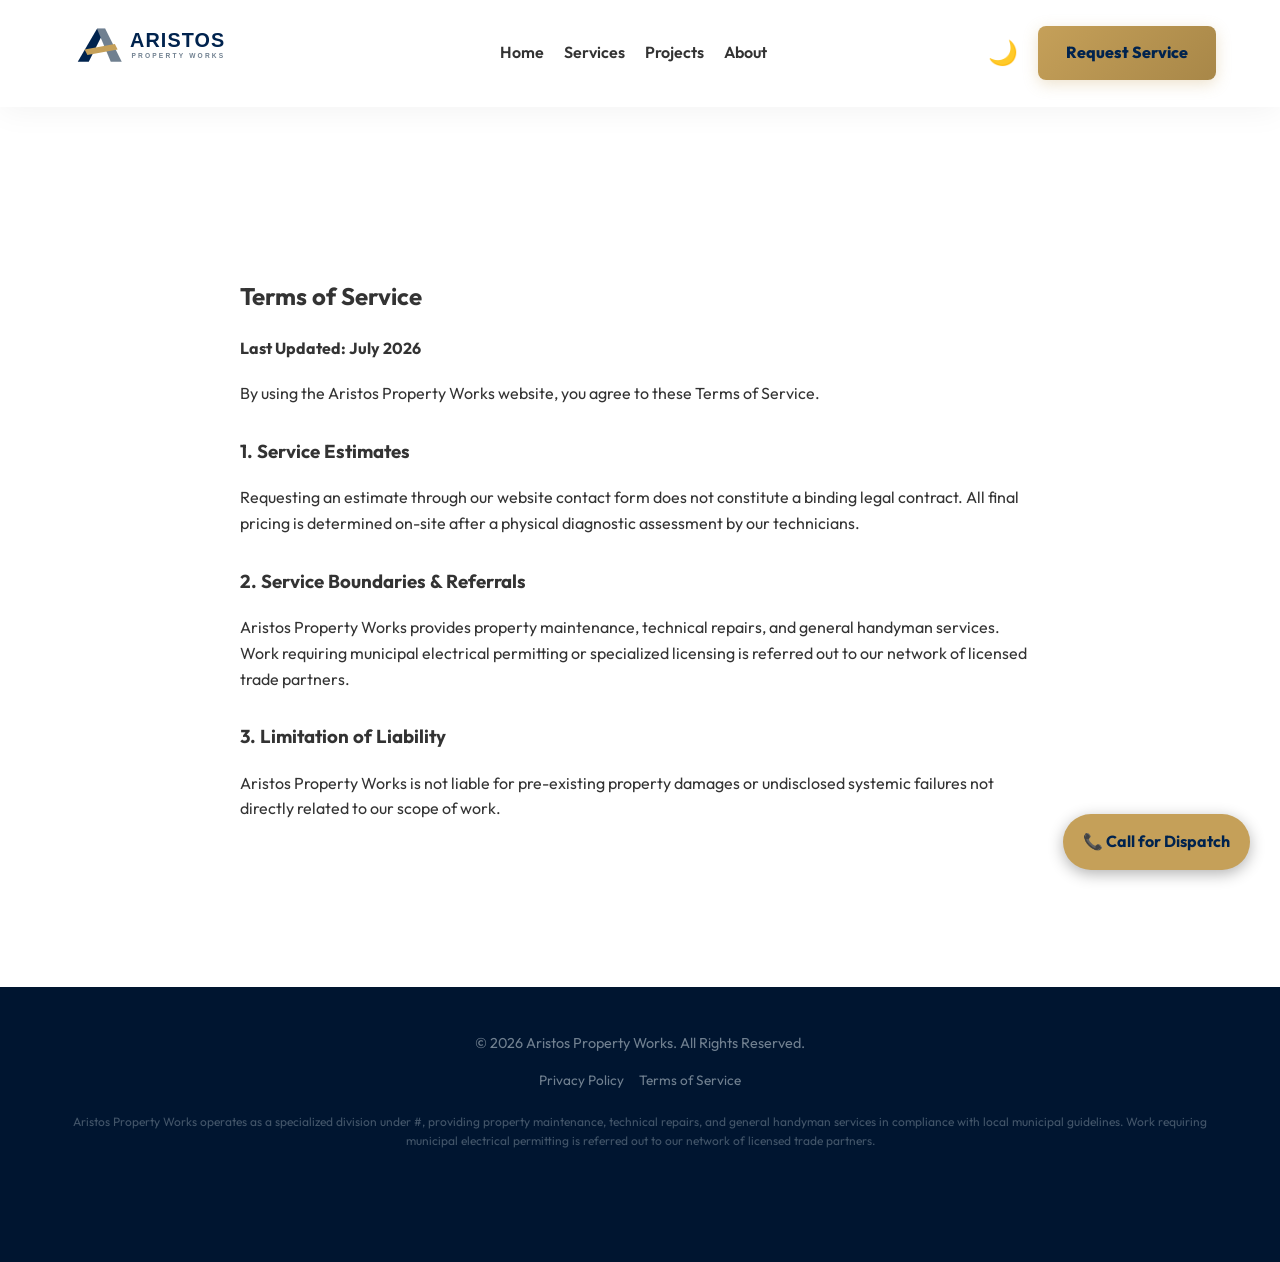
<file: terms.html>
<!DOCTYPE html>
<html lang="en">
<head>
    <meta charset="UTF-8">
    <meta name="viewport" content="width=device-width, initial-scale=1.0">
    <meta name="description" content="Aristos Property Works provides high-end residential and commercial property maintenance, specializing in technical troubleshooting and system repairs.">
    <title>Terms | Aristos Property Works</title>
    
    <!-- Premium Fonts -->
    <link rel="preconnect" href="https://fonts.googleapis.com">
    <link rel="preconnect" href="https://fonts.gstatic.com" crossorigin>
    <link href="https://fonts.googleapis.com/css2?family=Outfit:wght@300;400;600;800&display=swap" rel="stylesheet">
    
    <!-- INVISIBLE LOCAL SEO SCHEMA (JSON-LD) -->
    <script type="application/ld+json">
    {
      "@context": "https://schema.org",
      "@type": "HomeAndConstructionBusiness",
      "name": "Aristos Property Works",
      "image": "https://www.aristospropertyworks.com/logo.jpg",
      "telephone": "+13308831881",
      "email": "service@aristospropertyworks.com",
      "url": "https://www.aristospropertyworks.com",
      "priceRange": "$$",
      "description": "High-end residential and commercial property maintenance, specializing in precise technical troubleshooting, system diagnostics, and cosmetic fixture updates.",
      "areaServed": [
        {"@type": "City", "name": "Youngstown"},
        {"@type": "City", "name": "Warren"},
        {"@type": "City", "name": "Boardman"},
        {"@type": "City", "name": "Champion Heights"},
        {"@type": "City", "name": "Niles"},
        {"@type": "City", "name": "Canfield"}
      ]
    }
    </script>

    <link rel="stylesheet" href="style.css">
</head>
<body>

    <!-- PRELOADER -->
    <!-- PRELOADER REMOVED -->
        <!-- xmlns="http://www.w3.org/2000/svg" viewBox="0 0 100 100">
            <polygon points="50,10 90,90 10,90" fill="none" stroke="#C5A059" stroke-width="4"/>
            <polygon points="50,30 75,80 25,80" fill="#C5A059" />
        -->
    </div>

    <!-- FLOATING CALL BUTTON -->
    <a href="tel:3308831881‬" class="fab-call">
        📞 Call for Dispatch
    </a>

    <!-- HEADER -->
    <header>
        <div class="logo-container">
            <!-- Adaptive SVG Logo: fill="var(--text-headers)" makes ARISTOS change from Navy to White dynamically -->
            <svg xmlns="http://www.w3.org/2000/svg" viewBox="0 0 800 250" width="100%" height="100%">
                <polygon points="120,50 150,50 90,170 50,170" fill="#00234E" />
                <polygon points="120,50 150,50 210,170 170,170" fill="#708090" />
                <polygon points="75,125 185,105 195,125 85,145" fill="#C5A059" />
                <text x="240" y="115" font-family="Arial, sans-serif" font-size="72" font-weight="900" fill="var(--text-headers)" letter-spacing="4">ARISTOS</text>
                <text x="245" y="155" font-family="Arial, sans-serif" font-size="24" font-weight="600" fill="#708090" letter-spacing="8">PROPERTY WORKS</text>
            -->
        </div>
        <ul class="nav-links">
                <li><a href="index.html">Home</a></li>
                <li><a href="services.html">Services</a></li>
                <li><a href="projects.html">Projects</a></li>
                <li><a href="about.html">About</a></li>
            </ul>
            <div class="header-actions">
            <button id="theme-toggle" class="theme-toggle" aria-label="Toggle Dark Mode">🌙</button>
            <a href="#contact" class="btn">Request Service</a>
        </div>
    </header>
    <section style="padding: 150px 20px 100px 20px; max-width: 800px; margin: 0 auto; min-height: 70vh;">
        <h2>Terms of Service</h2>
        <p style="margin-top: 20px;"><strong>Last Updated: July 2026</strong></p>
        <p style="margin-top: 20px;">By using the Aristos Property Works website, you agree to these Terms of Service.</p>
        
        <h3 style="margin-top: 30px;">1. Service Estimates</h3>
        <p>Requesting an estimate through our website contact form does not constitute a binding legal contract. All final pricing is determined on-site after a physical diagnostic assessment by our technicians.</p>
        
        <h3 style="margin-top: 30px;">2. Service Boundaries & Referrals</h3>
        <p>Aristos Property Works provides property maintenance, technical repairs, and general handyman services. Work requiring municipal electrical permitting or specialized licensing is referred out to our network of licensed trade partners.</p>
        
        <h3 style="margin-top: 30px;">3. Limitation of Liability</h3>
        <p>Aristos Property Works is not liable for pre-existing property damages or undisclosed systemic failures not directly related to our scope of work.</p>
    </section>
    <footer>
        <p>&copy; 2026 Aristos Property Works. All Rights Reserved.</p>
        <div class="footer-links">
            <a href="privacy.html">Privacy Policy</a>
            <a href="terms.html">Terms of Service</a>
        </div>
        <div class="legal-disclaimer">
            <p>Aristos Property Works operates as a specialized division under #, providing property maintenance, technical repairs, and general handyman services in compliance with local municipal guidelines. Work requiring municipal electrical permitting is referred out to our network of licensed trade partners.</p>
        </div>
    </footer>

    <!-- INTERACTIVE SCRIPTS -->
    <script>
        // 1. DARK MODE TOGGLE LOGIC
        const toggleBtn = document.getElementById('theme-toggle');
        const body = document.documentElement; // Targets the <html> tag

        // Check local storage or system preference on load
        const savedTheme = localStorage.getItem('theme');
        const systemPrefersDark = window.matchMedia('(prefers-color-scheme: dark)').matches;
        const currentTheme = savedTheme ? savedTheme : (systemPrefersDark ? 'dark' : 'light');

        // Apply initial theme
        body.setAttribute('data-theme', currentTheme);
        toggleBtn.innerText = currentTheme === 'dark' ? '☀️' : '🌙';

        // Listen for clicks on the toggle button
        toggleBtn.addEventListener('click', () => {
            const newTheme = body.getAttribute('data-theme') === 'dark' ? 'light' : 'dark';
            body.setAttribute('data-theme', newTheme);
            localStorage.setItem('theme', newTheme);
            toggleBtn.innerText = newTheme === 'dark' ? '☀️' : '🌙';
        });

        // 2. INTERACTIVE FAQ LOGIC
        document.querySelectorAll('.faq-question').forEach(item => {
            item.addEventListener('click', event => {
                const answer = item.nextElementSibling;
                const sign = item.querySelector('span');
                
                if (answer.style.maxHeight) {
                    answer.style.maxHeight = null;
                    sign.innerText = '+';
                } else {
                    // Close other open answers
                    document.querySelectorAll('.faq-answer').forEach(ans => ans.style.maxHeight = null);
                    document.querySelectorAll('.faq-question span').forEach(s => s.innerText = '+');
                    
                    answer.style.maxHeight = answer.scrollHeight + "px";
                    sign.innerText = '-';
                }
            });
        });

        // 3. BEFORE/AFTER SLIDER LOGIC
        const sliderInput = document.getElementById('slider-input');
        const imgAfter = document.getElementById('img-after');
        const sliderLine = document.getElementById('slider-line');

        if (sliderInput && imgAfter && sliderLine) {
            sliderInput.addEventListener('input', (e) => {
                const sliderValue = e.target.value;
                imgAfter.style.clipPath = `polygon(0 0, ${sliderValue}% 0, ${sliderValue}% 100%, 0 100%)`;
                sliderLine.style.left = `${sliderValue}%`;
            });
        }

        // 4. INTERSECTION OBSERVER FOR SCROLL ANIMATIONS
        const revealElements = document.querySelectorAll(
            '.hero h1, .hero p, .hero .btn, .trusted-banner, .services h2, .service-card, .process-section h2, .step, .portfolio h2, .slider-container, .area-wrapper, .faq-item, .contact-info, .smart-form'
        );

        // Add stagger delays based on element types
        document.querySelectorAll('.service-card').forEach((el, index) => { el.classList.add(`delay-${index + 1}`); });
        document.querySelectorAll('.step').forEach((el, index) => { el.classList.add(`delay-${index + 1}`); });
        document.querySelectorAll('.faq-item').forEach((el, index) => { el.classList.add(`delay-${(index % 3) + 1}`); });

        revealElements.forEach((el) => {
            el.classList.add('reveal');
        });

        const revealOptions = {
            threshold: 0.15,
            rootMargin: "0px 0px -50px 0px"
        };

        const revealOnScroll = new IntersectionObserver(function(entries, observer) {
            entries.forEach(entry => {
                if (!entry.isIntersecting) {
                    return;
                } else {
                    entry.target.classList.add('active');
                    observer.unobserve(entry.target);
                }
            });
        }, revealOptions);

        revealElements.forEach(el => {
            revealOnScroll.observe(el);
        });

        // 5. PRELOADER LOGIC
        window.addEventListener('load', () => {
            const preloader = document.getElementById('preloader');
            if (preloader) {
                setTimeout(() => {
                    preloader.style.opacity = '0';
                    preloader.style.transform = 'translateY(-100%)';
                    setTimeout(() => preloader.remove(), 800);
                }, 500); // 0.5s initial wait
            }
        });
        
        // Preloader Failsafe if load takes too long
        setTimeout(() => {
            const preloader = document.getElementById('preloader');
            if (preloader) {
                preloader.style.opacity = '0';
                setTimeout(() => preloader.remove(), 800);
            }
        }, 3000);

        // 7. TESTIMONIAL CAROUSEL
        const slides = document.querySelectorAll('.testimonial-slide');
        if (slides.length > 0) {
            let currentSlide = 0;
            setInterval(() => {
                slides[currentSlide].classList.remove('active');
                currentSlide = (currentSlide + 1) % slides.length;
                slides[currentSlide].classList.add('active');
            }, 5000);
        }
    </script>
</body>
</html>
</file>
<file: style.css>
/* CSS VARIABLES FOR LIGHT / DARK THEMING */
        :root {
            /* Core Brand Colors */
            --gold: #C5A059;
            --slate: #708090;
            
            /* Light Theme Variables (Default) */
            --navy-accent: #00234E;
            --bg-main: #FFFFFF;
            --bg-sec: #F8F9FA;
            --text-main: #333333;
            --text-headers: #00234E;
            --card-bg: #FFFFFF;
            --header-bg: #FFFFFF;
            --footer-bg: #001530;
            --form-border: #cccccc;
            --quote-bg: rgba(255, 255, 255, 0.05);
        }

        /* DARK THEME OVERRIDES */
        [data-theme="dark"] {
            --navy-accent: #0B192C; /* Darker navy for sections */
            --bg-main: #121212; /* Deep charcoal background */
            --bg-sec: #1A1A1A; /* Slightly lighter for contrast */
            --text-main: #E0E0E0; /* Soft white text */
            --text-headers: #F8F9FA; /* Crisp white headers */
            --card-bg: #242424; /* Elevated card background */
            --header-bg: #121212;
            --footer-bg: #070D14;
            --form-border: #444444;
            --quote-bg: rgba(0, 0, 0, 0.3);
        }
        
        body {
            font-family: 'Outfit', 'Helvetica Neue', Helvetica, Arial, sans-serif;
            margin: 0;
            padding: 0;
            color: var(--text-main);
            background-color: var(--bg-main);
            line-height: 1.6;
            scroll-behavior: smooth;
            transition: background-color 0.5s ease, color 0.5s ease;
            overflow-x: hidden;
        }

        /* PRELOADER */
        #preloader {
            position: fixed;
            top: 0; left: 0; width: 100%; height: 100%;
            background-color: #001530;
            z-index: 10000;
            display: flex; justify-content: center; align-items: center;
            transition: opacity 0.8s ease, transform 0.8s ease;
        }
        [data-theme="dark"] #preloader { background-color: #050a12; }
        .preloader-logo {
            width: 150px;
            animation: pulsePreload 1.5s infinite alternate;
        }
        @keyframes pulsePreload {
            0% { transform: scale(0.95); opacity: 0.8; }
            100% { transform: scale(1.05); opacity: 1; }
        }

        /* TESTIMONIAL CAROUSEL */
        .testimonial-carousel {
            position: relative;
            background-color: var(--quote-bg);
            padding: 30px;
            border-left: 5px solid var(--gold);
            margin-top: 20px;
            font-style: italic;
            border-radius: 0 8px 8px 0;
            min-height: 150px;
            overflow: hidden;
        }
        .testimonial-slide {
            position: absolute;
            top: 30px; left: 30px; right: 30px;
            opacity: 0;
            transform: translateX(20px);
            transition: opacity 0.5s ease, transform 0.5s ease;
            pointer-events: none;
        }
        .testimonial-slide.active {
            opacity: 1;
            transform: translateX(0);
            pointer-events: auto;
        }
        .stars svg { width: 16px; height: 16px; fill: var(--gold); margin-bottom: 10px; }

        /* REVEAL ANIMATIONS */
        .reveal {
            opacity: 0;
            transform: translateY(40px);
            transition: all 0.8s cubic-bezier(0.16, 1, 0.3, 1);
        }
        .reveal.active {
            opacity: 1;
            transform: translateY(0);
        }
        
        /* DELAYS FOR STAGGERED REVEALS */
        .delay-1 { transition-delay: 0.1s; }
        .delay-2 { transition-delay: 0.2s; }
        .delay-3 { transition-delay: 0.3s; }

        /* HEADER & TOGGLE */
        header {
            background-color: rgba(255, 255, 255, 0.85);
            backdrop-filter: blur(12px);
            -webkit-backdrop-filter: blur(12px);
            padding: 15px 5%;
            display: flex;
            justify-content: space-between;
            align-items: center;
            box-shadow: 0 4px 30px rgba(0,0,0,0.05);
            position: sticky;
            top: 0;
            z-index: 1000;
            transition: background-color 0.3s, border-bottom 0.3s;
            border-bottom: 1px solid rgba(255,255,255,0.1);
        }
        [data-theme="dark"] header {
            background-color: rgba(18, 18, 18, 0.85);
            border-bottom: 1px solid rgba(255,255,255,0.05);
        }
        
        .logo-container { width: 220px; }
        
        .header-actions {
            display: flex;
            align-items: center;
            gap: 15px;
        }

        .theme-toggle {
            background: none;
            border: none;
            font-size: 1.5rem;
            cursor: pointer;
            padding: 5px;
            color: var(--text-main);
            transition: transform 0.2s;
        }
        
        .theme-toggle:hover { transform: scale(1.1); }

        .btn {
            background: linear-gradient(135deg, var(--gold) 0%, #a88748 100%);
            color: #00234E;
            padding: 14px 28px;
            text-decoration: none;
            font-weight: 800;
            border-radius: 8px;
            transition: all 0.3s ease;
            cursor: pointer;
            border: none;
            font-size: 1rem;
            box-shadow: 0 4px 15px rgba(197, 160, 89, 0.3);
            position: relative;
            overflow: hidden;
            z-index: 1;
        }
        .btn::after {
            content: '';
            position: absolute;
            bottom: 0; left: 0; width: 100%; height: 100%;
            background-color: rgba(255,255,255,0.2);
            z-index: -1;
            transform: scaleY(0);
            transform-origin: bottom;
            transition: transform 0.3s ease;
        }
        .btn:hover {
            box-shadow: 0 6px 20px rgba(197, 160, 89, 0.5);
            transform: translateY(-2px);
        }
        .btn:hover::after {
            transform: scaleY(1);
        }

        /* HERO SECTION */
        .hero {
            position: relative;
            background: radial-gradient(circle at center, var(--navy-accent) 0%, #001530 100%);
            color: #FFFFFF;
            padding: 100px 5%;
            text-align: center;
            transition: background 0.5s ease;
            overflow: hidden;
        }
        [data-theme="dark"] .hero {
            background: radial-gradient(circle at center, #0B192C 0%, #050a12 100%);
        }
        .hero::before {
            content: '';
            position: absolute;
            top: -50%; left: -50%; width: 200%; height: 200%;
            background: radial-gradient(circle, rgba(197, 160, 89, 0.05) 0%, transparent 60%);
            animation: heroGlow 15s infinite linear;
            pointer-events: none;
        }
        @keyframes heroGlow {
            0% { transform: rotate(0deg); }
            100% { transform: rotate(360deg); }
        }
        .hero h1 { font-size: 3.5rem; margin-bottom: 20px; color: #FFFFFF; line-height: 1.1; font-weight: 800; }
        .hero span { color: var(--gold); }
        .hero p {
            font-size: 1.25rem;
            max-width: 700px;
            margin: 0 auto 40px auto;
            color: #E2E8F0;
        }

        /* TRUSTED BY BANNER */
        .trusted-banner {
            background-color: var(--slate);
            color: #FFFFFF;
            text-align: center;
            padding: 20px 5%;
            font-size: 0.9rem;
            letter-spacing: 2px;
            text-transform: uppercase;
        }
        .trusted-clients {
            display: flex;
            justify-content: center;
            gap: 40px;
            margin-top: 10px;
            font-weight: bold;
            flex-wrap: wrap;
            color: #e2e8f0;
        }

        /* SERVICES SECTION */
        .services {
            padding: 60px 5%;
            background-color: var(--bg-sec);
            text-align: center;
            transition: background-color 0.3s;
        }
        .services h2 { color: var(--text-headers); font-size: 2.2rem; margin-bottom: 40px; }
        .service-grid {
            display: flex;
            flex-wrap: wrap;
            justify-content: center;
            gap: 30px;
        }
        .service-card {
            background: rgba(var(--card-bg), 0.7);
            backdrop-filter: blur(10px);
            -webkit-backdrop-filter: blur(10px);
            padding: 40px;
            border-radius: 12px;
            width: 300px;
            box-shadow: 0 10px 30px rgba(0,0,0,0.08);
            border-top: 5px solid var(--gold);
            text-align: left;
            transition: transform 0.3s ease, box-shadow 0.3s ease, background-color 0.3s ease;
            border: 1px solid rgba(255,255,255,0.05);
        }
        .service-card:hover {
            transform: translateY(-8px);
            box-shadow: 0 15px 40px rgba(0,0,0,0.12);
        }
        .service-card h3 { color: var(--text-headers); margin-top: 0; }
        .service-card p { color: var(--text-main); font-size: 0.95rem; opacity: 0.9; }

        /* FAQ SECTION */
        .faq-section {
            padding: 60px 5%;
            background-color: var(--bg-main);
            max-width: 800px;
            margin: 0 auto;
            transition: background-color 0.3s;
        }
        .faq-section h2 { color: var(--text-headers); text-align: center; margin-bottom: 30px; }
        .faq-item {
            border-bottom: 1px solid var(--form-border);
            padding: 15px 0;
        }
        .faq-question {
            font-weight: bold;
            color: var(--text-headers);
            cursor: pointer;
            display: flex;
            justify-content: space-between;
            align-items: center;
            font-size: 1.1rem;
        }
        .faq-answer {
            max-height: 0;
            overflow: hidden;
            transition: max-height 0.3s ease-out;
            color: var(--text-main);
            padding-top: 0;
            opacity: 0.9;
        }
        .faq-answer p { margin-top: 10px; margin-bottom: 0; }

        /* SMART CONTACT FORM */
        .contact-section {
            background-color: var(--navy-accent);
            color: #FFFFFF;
            padding: 60px 5%;
            display: flex;
            flex-wrap: wrap;
            justify-content: center;
            gap: 50px;
            transition: background-color 0.3s;
        }
        .contact-info { max-width: 400px; }
        .contact-info h2 { color: var(--gold); }
        .contact-info p { color: #E2E8F0; }
        .quote-box {
            background-color: var(--quote-bg);
            padding: 20px;
            border-left: 5px solid var(--gold);
            margin-top: 20px;
            font-style: italic;
        }
        .smart-form {
            background: rgba(255, 255, 255, 0.9);
            backdrop-filter: blur(15px);
            -webkit-backdrop-filter: blur(15px);
            padding: 40px;
            border-radius: 16px;
            width: 100%;
            max-width: 400px;
            color: var(--text-main);
            transition: background-color 0.3s;
            box-shadow: 0 20px 50px rgba(0,0,0,0.15);
            border: 1px solid rgba(255,255,255,0.1);
        }
        [data-theme="dark"] .smart-form {
            background: rgba(36, 36, 36, 0.8);
        }
        .smart-form h3 { margin-top: 0; color: var(--text-headers); font-size: 1.5rem; }
        .form-group { margin-bottom: 20px; position: relative; }
        .form-group label { display: block; font-size: 0.9rem; font-weight: 600; margin-bottom: 8px; color: var(--text-main); opacity: 0.9;}
        .form-group input, .form-group select, .form-group textarea {
            width: 100%;
            padding: 12px 15px;
            background-color: var(--bg-main);
            color: var(--text-main);
            border: 2px solid var(--form-border);
            border-radius: 8px;
            box-sizing: border-box;
            font-family: inherit;
            transition: border-color 0.3s, box-shadow 0.3s;
        }
        .form-group input:focus, .form-group select:focus, .form-group textarea:focus {
            outline: none;
            border-color: var(--gold);
            box-shadow: 0 0 0 3px rgba(197, 160, 89, 0.2);
        }
        .smart-form .btn { width: 100%; margin-top: 10px; }

        /* FOOTER */
        footer {
            background-color: var(--footer-bg);
            color: var(--slate);
            text-align: center;
            padding: 30px 5% 100px 5%; /* Extra padding for floating button */
            font-size: 0.9rem;
            transition: background-color 0.3s;
        }
        .legal-disclaimer { font-size: 0.75rem; margin-top: 20px; opacity: 0.6; }

        /* THE PROCESS TIMELINE */
        .process-section { background-color: var(--bg-main); padding: 60px 5%; text-align: center; }
        .timeline { display: flex; flex-wrap: wrap; justify-content: center; gap: 20px; max-width: 1000px; margin: 0 auto; }
        .step { flex: 1; min-width: 250px; padding: 20px; position: relative; }
        .step-num { 
            background: var(--gold); color: #00234E; font-size: 1.5rem; font-weight: bold; 
            width: 50px; height: 50px; line-height: 50px; border-radius: 50%; margin: 0 auto 15px auto; 
        }
        .step h3 { color: var(--text-headers); margin: 10px 0; }

        /* INTERACTIVE BEFORE/AFTER SLIDER */
        .portfolio { background-color: var(--bg-sec); padding: 60px 5%; text-align: center; }
        .portfolio h2 { color: var(--text-headers); font-size: 2.2rem; margin-bottom: 40px; }
        .slider-container {
            position: relative; width: 100%; max-width: 800px; height: 400px; 
            margin: 0 auto; border-radius: 8px; overflow: hidden;
            box-shadow: 0 10px 20px rgba(0,0,0,0.2);
        }
        .img-before, .img-after {
            position: absolute; top: 0; left: 0; width: 100%; height: 100%;
            background-size: cover; background-position: center;
        }
        .img-before { background-image: url('https://images.unsplash.com/photo-1542013936693-884638332954?q=80&w=800'); }
        .img-after { background-image: url('https://images.unsplash.com/photo-1560185127-6ed189bf02f4?q=80&w=800'); clip-path: polygon(0 0, 50% 0, 50% 100%, 0 100%); }
        .slider-input {
            position: absolute; top: 0; left: 0; width: 100%; height: 100%;
            opacity: 0; cursor: ew-resize; z-index: 10;
        }
        .slider-line {
            position: absolute; top: 0; left: 50%; width: 4px; height: 100%;
            background: var(--gold); transform: translateX(-50%); pointer-events: none;
            display: flex; align-items: center; justify-content: center;
        }
        .slider-button {
            width: 40px; height: 40px; background: var(--gold); border-radius: 50%;
            display: flex; align-items: center; justify-content: center;
            color: #00234E; font-weight: bold; font-size: 12px; box-shadow: 0 0 10px rgba(0,0,0,0.5);
        }

        /* SERVICE AREAS GRID (LOCAL SEO) */
        .service-areas { background-color: var(--bg-main); padding: 60px 5%; padding-bottom: 20px; text-align: center; }
        .service-areas h2 { color: var(--text-headers); font-size: 2.2rem; margin-bottom: 40px; }
        .area-wrapper { max-width: 800px; margin: 0 auto; }
        .area-wrapper p { margin-bottom: 30px; font-style: italic; opacity: 0.8;}
        .area-grid { display: flex; flex-wrap: wrap; justify-content: center; gap: 15px; }
        .area-pill {
            background-color: var(--card-bg); border: 1px solid var(--form-border);
            padding: 10px 20px; border-radius: 50px; font-weight: bold;
            color: var(--text-headers); box-shadow: 0 2px 5px rgba(0,0,0,0.05);
        }

        /* FLOATING CALL BUTTON */
        .fab-call {
            position: fixed;
            bottom: 30px;
            right: 30px;
            background-color: var(--gold);
            color: #00234E;
            padding: 15px 20px;
            border-radius: 50px;
            text-decoration: none;
            font-weight: bold;
            box-shadow: 0 4px 15px rgba(0,0,0,0.3);
            z-index: 1000;
            display: flex;
            align-items: center;
            gap: 10px;
            transition: transform 0.2s;
        }
        .fab-call:hover { transform: scale(1.05); }

        /* MOBILE ADJUSTMENTS */
        @media (max-width: 768px) {
            .hero h1 { font-size: 2.2rem; }
            .timeline { flex-direction: column; }
            .slider-container { height: 250px; }
            .trusted-clients { gap: 15px; font-size: 0.85rem; }
            .fab-call { bottom: 20px; right: 20px; font-size: 0.9rem; padding: 12px 16px; }
            .header-actions { gap: 10px; }
            .btn { padding: 10px 15px; font-size: 0.9rem; }
        }

/* NAVIGATION CSS */
.nav-links { display: flex; gap: 20px; list-style: none; margin: 0; padding: 0; }
.nav-links a { color: var(--text-main); text-decoration: none; font-weight: 600; transition: color 0.3s; }
.nav-links a:hover { color: var(--gold); }
.footer-links { margin-top: 15px; display: flex; justify-content: center; gap: 15px; }
.footer-links a { color: var(--slate); text-decoration: none; font-size: 0.85rem; }
.footer-links a:hover { color: var(--gold); }
@media (max-width: 768px) { .nav-links { display: none; /* simple mobile hide for now */ } }
</file>
